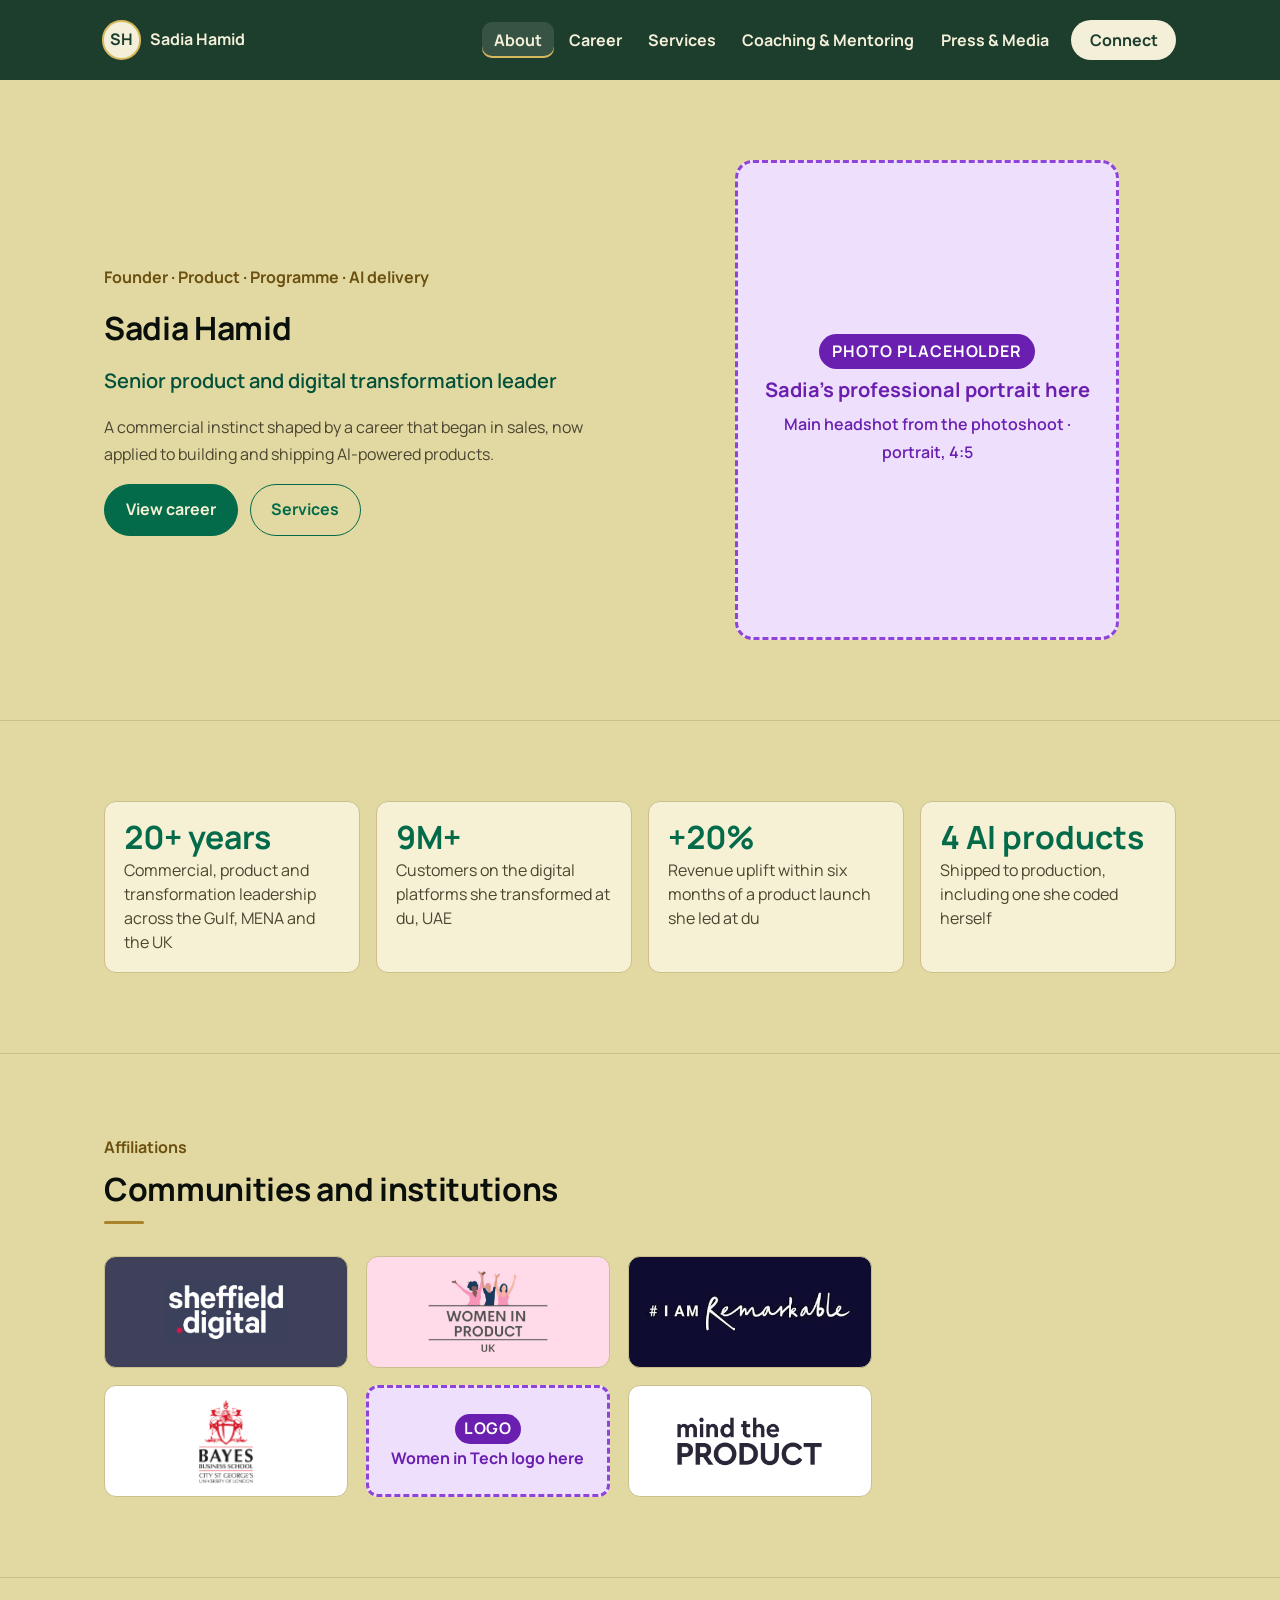
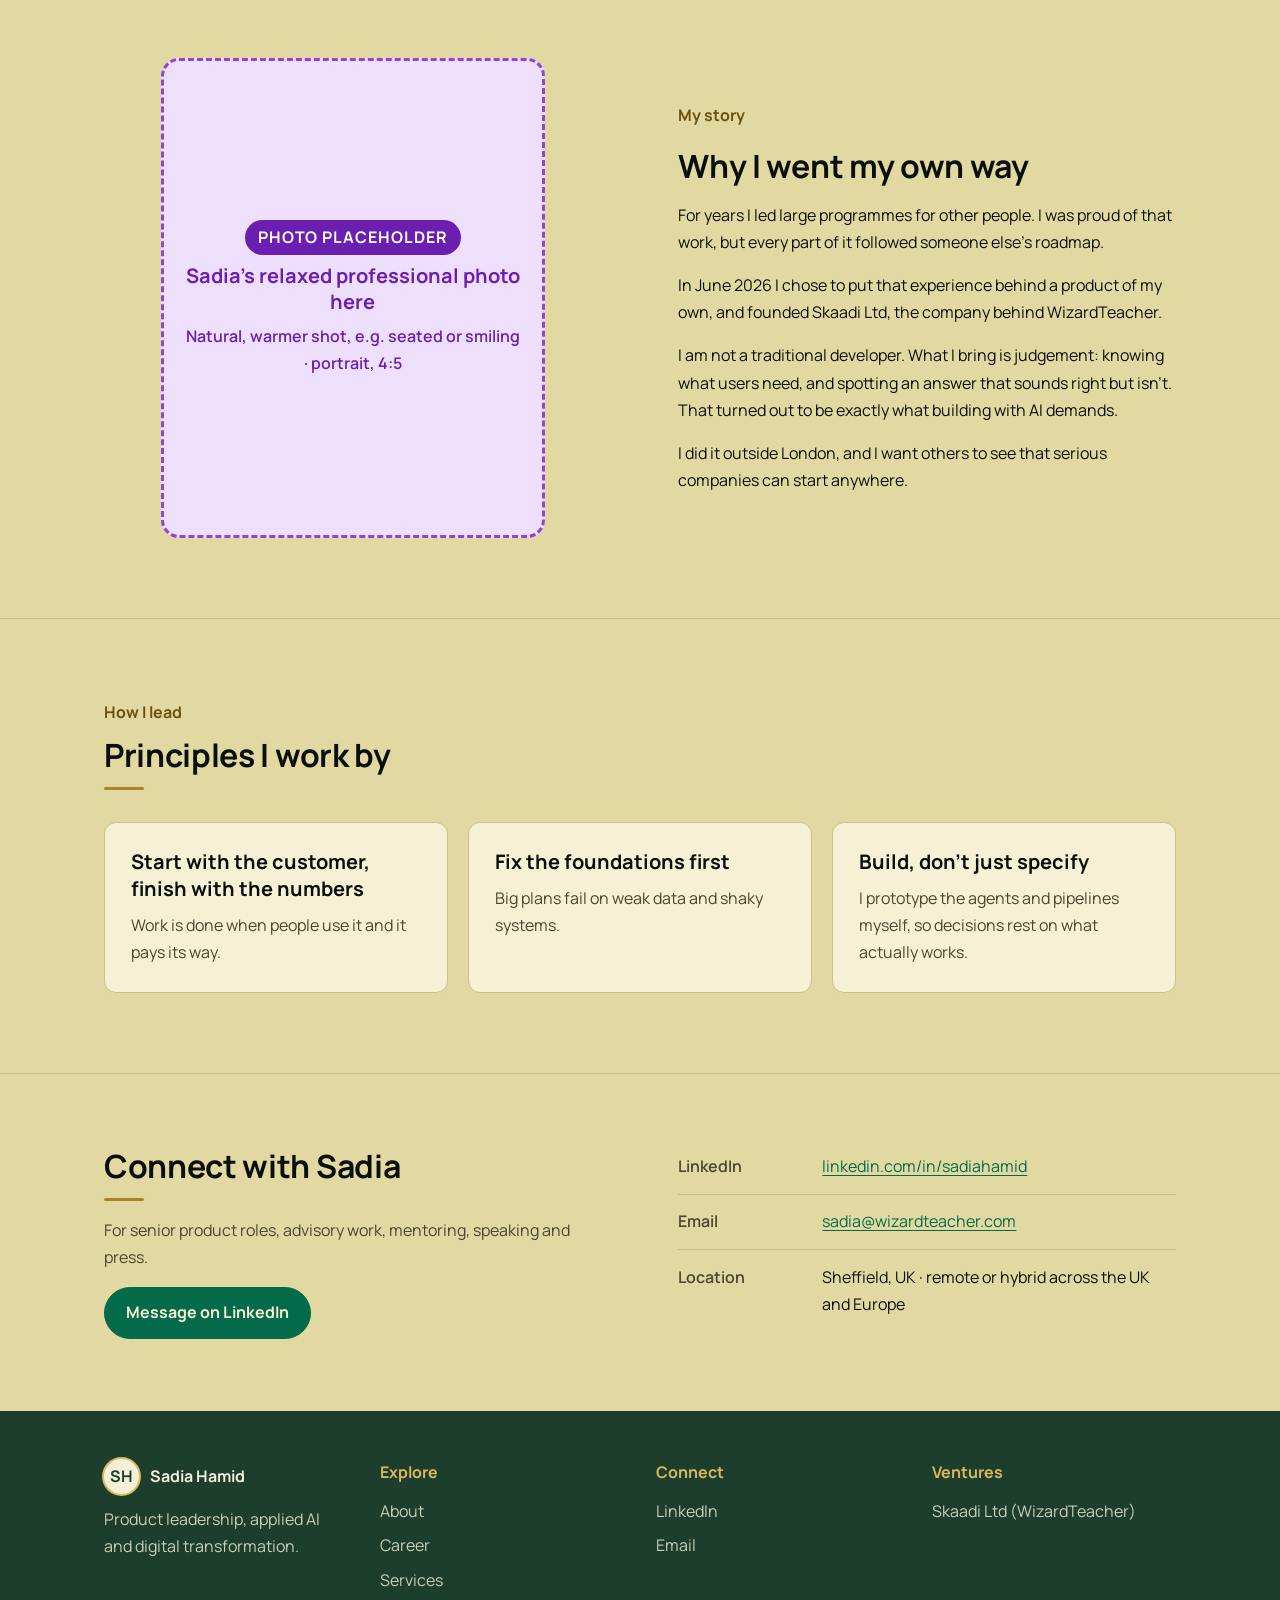
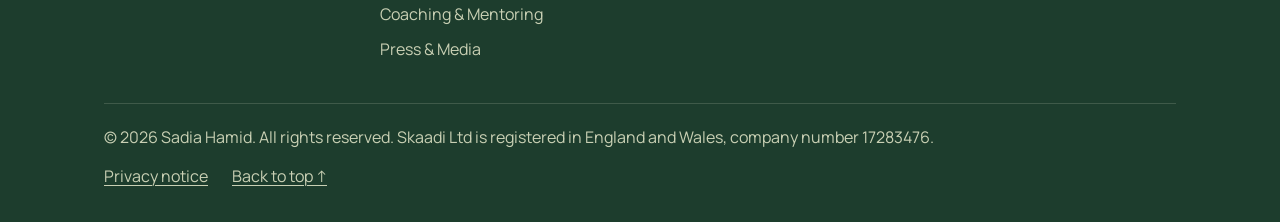
<file: index.html>
<!doctype html>
<html lang="en-GB">
<head>
<meta charset="utf-8">
<meta name="viewport" content="width=device-width, initial-scale=1, viewport-fit=cover">
<title>Sadia Hamid · Product & Digital Transformation Leader</title>
<meta name="description" content="Sadia Hamid is a senior product and digital transformation leader with over 20 years of experience, and the founder of Skaadi Ltd (WizardTeacher).">
<link rel="canonical" href="https://sadiahamid.com/">
<link rel="icon" href="/favicon.svg" type="image/svg+xml">
<meta name="theme-color" content="#1D3D2D">
<meta property="og:type" content="profile">
<meta property="og:url" content="https://sadiahamid.com/">
<meta property="og:title" content="Sadia Hamid · Product & Digital Transformation Leader">
<meta property="og:description" content="Sadia Hamid is a senior product and digital transformation leader with over 20 years of experience, and the founder of Skaadi Ltd (WizardTeacher).">
<meta property="og:image" content="https://sadiahamid.com/og.png">
<meta property="og:image:width" content="1200">
<meta property="og:image:height" content="630">
<meta property="og:locale" content="en_GB">
<meta name="twitter:card" content="summary_large_image">
<meta name="twitter:image" content="https://sadiahamid.com/og.png">
<link rel="preload" href="/fonts/manrope.woff2" as="font" type="font/woff2" crossorigin>
<link rel="stylesheet" href="/styles.css?v=21">
</head>
<body>
<a class="skip" href="#main">Skip to content</a>
<header class="site-head">
  <div class="wrap head-in">
    <a class="brand" href="/"><span class="mark">SH</span>Sadia Hamid</a>
    <button class="toggle" id="menu-toggle" type="button" aria-expanded="false" aria-controls="menu">Menu</button>
    <ul class="menu" id="menu">
      <li><a href="/" aria-current="page"><b>About</b><small>Who she is</small></a></li>
      <li><a href="/experience.html"><b>Career</b><small>Impact and scope</small></a></li>
      <li><a href="/services.html"><b>Services</b><small>For organisations</small></a></li>
      <li><a href="/coaching.html"><b>Coaching &amp; Mentoring</b><small>For individuals</small></a></li>
      <li><a href="/press.html"><b>Press &amp; Media</b><small>In print and on stage</small></a></li>
      <li class="cta"><a href="https://www.linkedin.com/in/sadiahamid/" target="_blank" rel="noopener noreferrer">Connect</a></li>
    </ul>
  </div>
</header>
<main id="main">
  <section class="hero">
    <div class="wrap hero-grid">
      <div class="stack">
        <p class="eyebrow">Founder · Product · Programme · AI delivery</p>
        <h1>Sadia Hamid</h1>
        <p class="role-line">Senior product and digital transformation leader</p>
        <p class="lede">A commercial instinct shaped by a career that began in sales, now applied to building and shipping AI-powered products.</p>
        <div class="btn-row">
          <a class="btn" href="/experience.html">View career</a>
          <a class="btn ghost" href="/services.html">Services</a>
        </div>
      </div>
      <div class="ph" style="aspect-ratio:4/5" role="img" aria-label="Photo coming soon"><span class="ph-tag">Photo placeholder</span><b>Sadia’s professional portrait here</b><span>Main headshot from the photoshoot · portrait, 4:5</span></div>
    </div>
  </section>

  <section class="section">
    <div class="wrap">
      <div class="figs n4">
        <div class="fig"><b>20+ years</b><span>Commercial, product and transformation leadership across the Gulf, MENA and the UK</span></div>
        <div class="fig"><b>9M+</b><span>Customers on the digital platforms she transformed at du, UAE</span></div>
        <div class="fig"><b>+20%</b><span>Revenue uplift within six months of a product launch she led at du</span></div>
        <div class="fig"><b>4 AI products</b><span>Shipped to production, including one she coded herself</span></div>
      </div>
    </div>
  </section>

  <section class="section">
    <div class="wrap">
      <div class="section-head"><p class="eyebrow">Affiliations</p><h2>Communities and institutions</h2></div>
      <div class="logos">
        <div class="logo-tile" style="background:#3F415A"><img class="lw-wide" src="/logos/sheffield-digital.png" alt="Sheffield Digital" loading="lazy"></div>
        <div class="logo-tile" style="background:#FFDBE9"><img class="lw-tall" src="/logos/women-in-product-uk.png" alt="Women in Product UK" loading="lazy"></div>
        <div class="logo-tile" style="background:#0E0C31"><img class="lw-script" src="/logos/i-am-remarkable.png" alt="I Am Remarkable" loading="lazy"></div>
        <div class="logo-tile" style="background:#FFFFFF"><img class="lw-tall" src="/logos/bayes.png" alt="Bayes Business School" loading="lazy"></div>
        <div class="logo-ph"><span class="ph-tag">Logo</span><b>Women in Tech logo here</b></div>
        <div class="logo-tile" style="background:#FFFFFF"><img class="lw-wide" src="/logos/mind-the-product.png" alt="Mind the Product" loading="lazy"></div>
      </div>
    </div>
  </section>

  <section class="section tint">
    <div class="wrap split">
      <div class="media"><div class="ph" style="aspect-ratio:4/5" role="img" aria-label="Photo coming soon"><span class="ph-tag">Photo placeholder</span><b>Sadia’s relaxed professional photo here</b><span>Natural, warmer shot, e.g. seated or smiling · portrait, 4:5</span></div></div>
      <div class="prose">
        <p class="eyebrow">My story</p>
        <h2>Why I went my own way</h2>
        <p>For years I led large programmes for other people. I was proud of that work, but every part of it followed someone else’s roadmap.</p>
        <p>In June 2026 I chose to put that experience behind a product of my own, and founded Skaadi Ltd, the company behind WizardTeacher.</p>
        <p>I am not a traditional developer. What I bring is judgement: knowing what users need, and spotting an answer that sounds right but isn’t. That turned out to be exactly what building with AI demands.</p>
        <p>I did it outside London, and I want others to see that serious companies can start anywhere.</p>
      </div>
    </div>
  </section>

  <section class="section">
    <div class="wrap">
      <div class="section-head"><p class="eyebrow">How I lead</p><h2>Principles I work by</h2></div>
      <div class="cards c3">
        <div class="card"><h3>Start with the customer, finish with the numbers</h3><p>Work is done when people use it and it pays its way.</p></div>
        <div class="card"><h3>Fix the foundations first</h3><p>Big plans fail on weak data and shaky systems.</p></div>
        <div class="card"><h3>Build, don’t just specify</h3><p>I prototype the agents and pipelines myself, so decisions rest on what actually works.</p></div>
      </div>
    </div>
  </section>

  <section class="connect" id="connect">
    <div class="wrap connect-grid">
      <div class="stack">
        <h2>Connect with Sadia</h2>
        <p class="lede">For senior product roles, advisory work, mentoring, speaking and press.</p>
        <div class="btn-row"><a class="btn" href="https://www.linkedin.com/in/sadiahamid/" target="_blank" rel="noopener noreferrer">Message on LinkedIn</a></div>
      </div>
      <ul class="connect-list">
        <li><span class="k">LinkedIn</span><span class="v"><a href="https://www.linkedin.com/in/sadiahamid/" target="_blank" rel="noopener noreferrer">linkedin.com/in/sadiahamid</a></span></li>
        <li><span class="k">Email</span><span class="v"><a href="mailto:sadia@wizardteacher.com">sadia@wizardteacher.com</a></span></li>
        <li><span class="k">Location</span><span class="v">Sheffield, UK · remote or hybrid across the UK and Europe</span></li>
      </ul>
    </div>
  </section>
</main>
<footer class="site-foot">
  <div class="wrap">
    <div class="foot-grid">
      <div class="foot-brand">
        <a class="brand" href="/"><span class="mark">SH</span>Sadia Hamid</a>
        <p>Product leadership, applied AI and digital transformation.</p>
      </div>
      <div>
        <h4>Explore</h4>
        <ul>
          <li><a href="/">About</a></li>
          <li><a href="/experience.html">Career</a></li>
          <li><a href="/services.html">Services</a></li>
          <li><a href="/coaching.html">Coaching &amp; Mentoring</a></li>
          <li><a href="/press.html">Press &amp; Media</a></li>
        </ul>
      </div>
      <div>
        <h4>Connect</h4>
        <ul>
          <li><a href="https://www.linkedin.com/in/sadiahamid/" target="_blank" rel="noopener noreferrer">LinkedIn</a></li>
          <li><a href="mailto:sadia@wizardteacher.com">Email</a></li>
        </ul>
      </div>
      <div>
        <h4>Ventures</h4>
        <ul>
          <li><a href="https://wizardteacher.com" target="_blank" rel="noopener noreferrer">Skaadi Ltd (WizardTeacher)</a></li>
        </ul>
      </div>
    </div>
    <div class="foot-base">
      <span>© 2026 Sadia Hamid. All rights reserved. Skaadi Ltd is registered in England and Wales, company number 17283476.</span>
      <span class="foot-links"><a href="/privacy.html">Privacy notice</a><a href="#main">Back to top ↑</a></span>
    </div>
  </div>
</footer>
<script>
(function(){
  var t=document.getElementById('menu-toggle'),m=document.getElementById('menu');
  if(t&&m){t.addEventListener('click',function(){var o=m.classList.toggle('open');t.setAttribute('aria-expanded',o?'true':'false');t.textContent=o?'Close':'Menu';});}
  document.querySelectorAll('[data-copy]').forEach(function(b){
    b.addEventListener('click',function(){
      var el=document.getElementById(b.getAttribute('data-copy'));var txt=el.innerText.trim();
      function ok(){b.textContent='Copied';setTimeout(function(){b.textContent='Copy'},1600)}
      function sel(){var r=document.createRange();r.selectNodeContents(el);var s=getSelection();s.removeAllRanges();s.addRange(r);}
      if(navigator.clipboard){navigator.clipboard.writeText(txt).then(ok,sel)}else{sel()}
    });
  });
})();
</script>
</body>
</html>
</file>
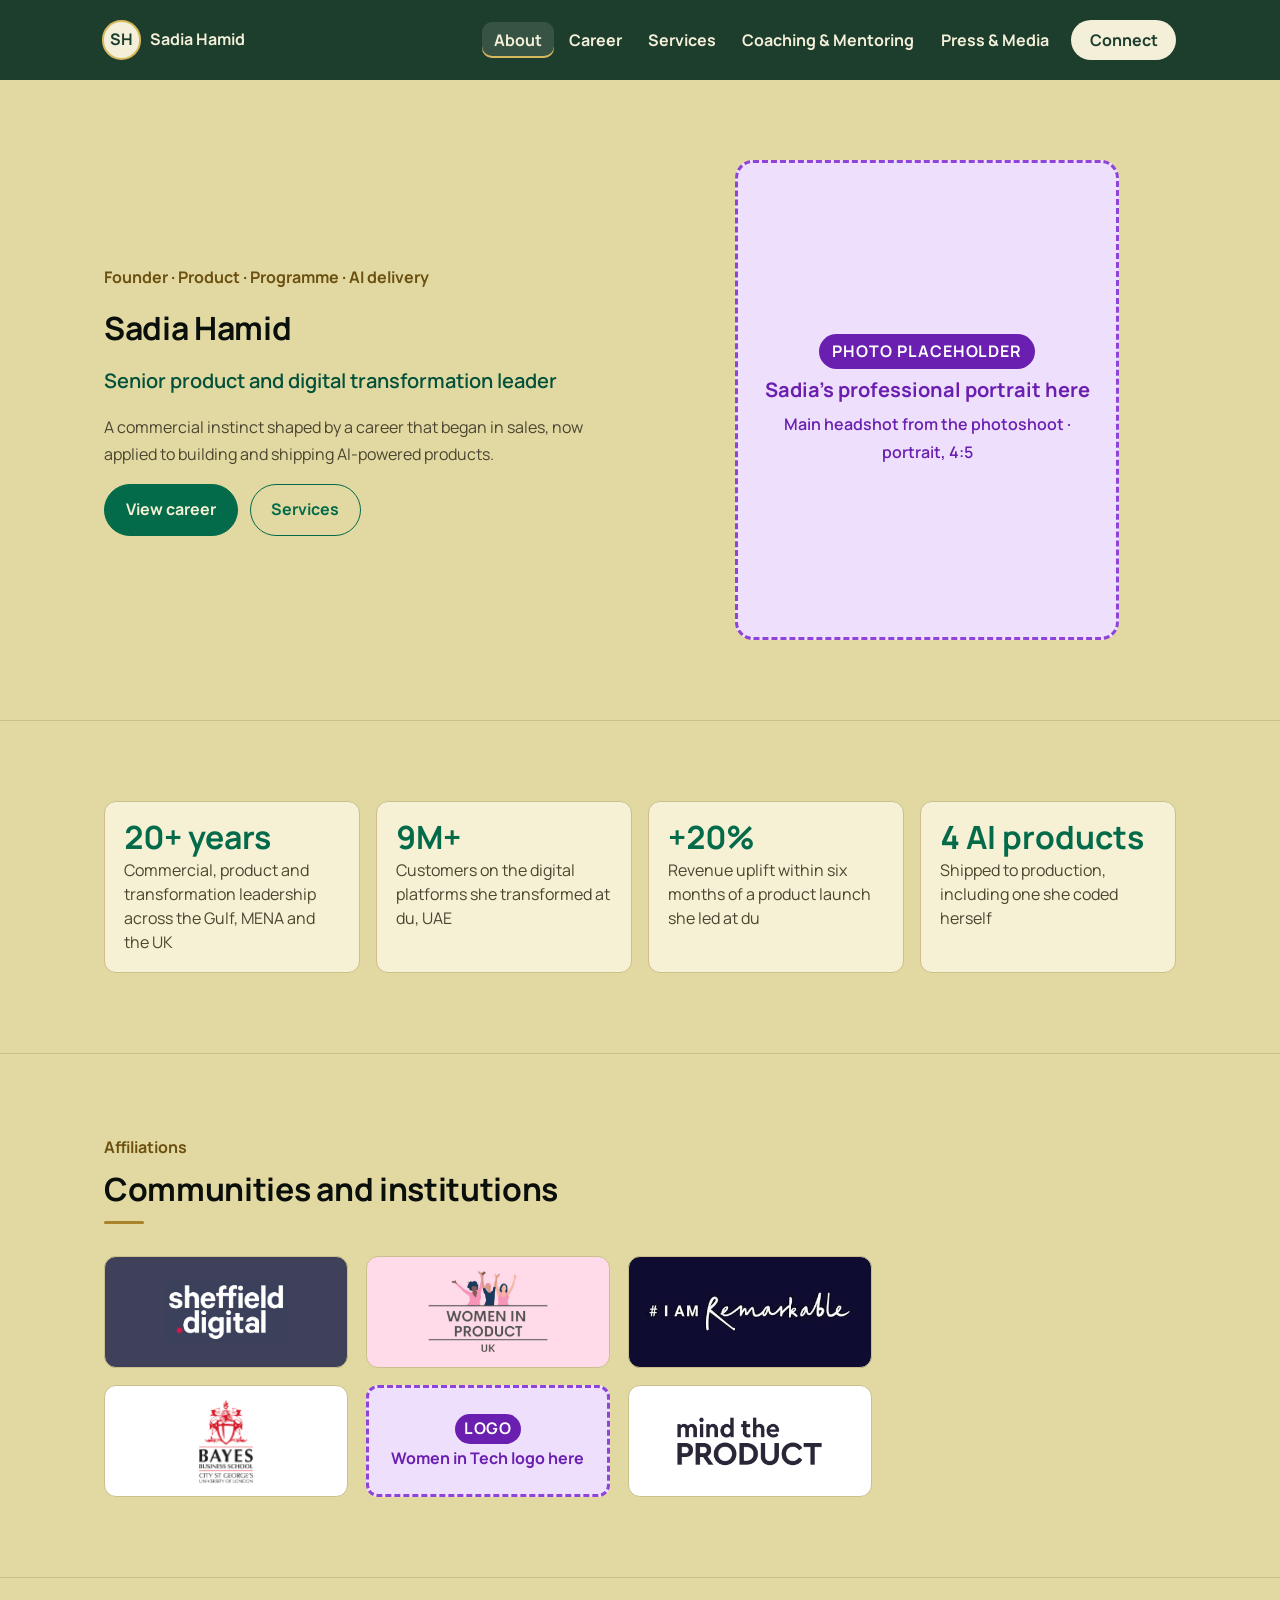
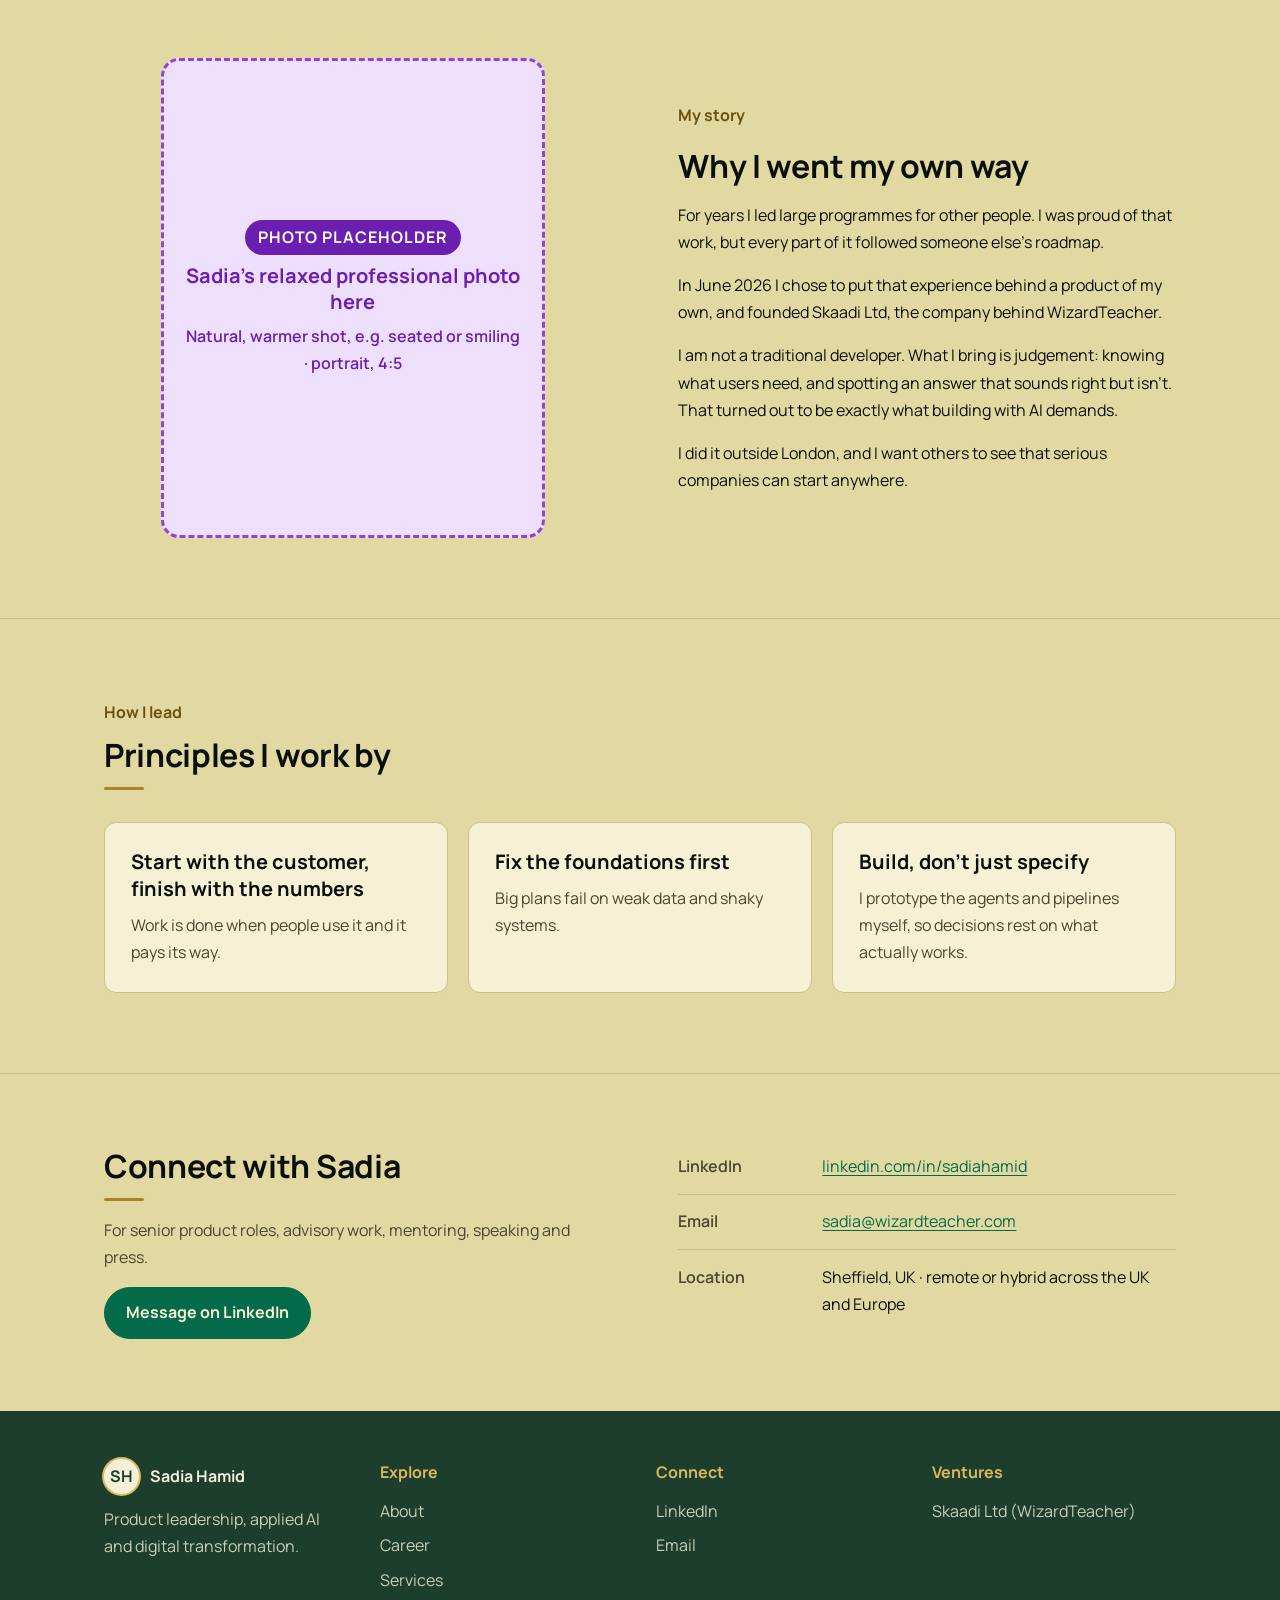
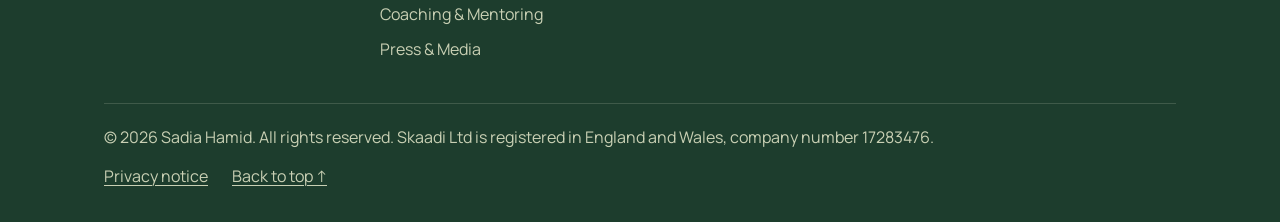
<file: about.html>
<!doctype html><html lang="en-GB"><head><meta charset="utf-8"><title>Sadia Hamid</title><link rel="canonical" href="https://sadiahamid.com/"><meta http-equiv="refresh" content="0; url=/"></head><body><a href="/">Continue to sadiahamid.com</a></body></html>
</file>
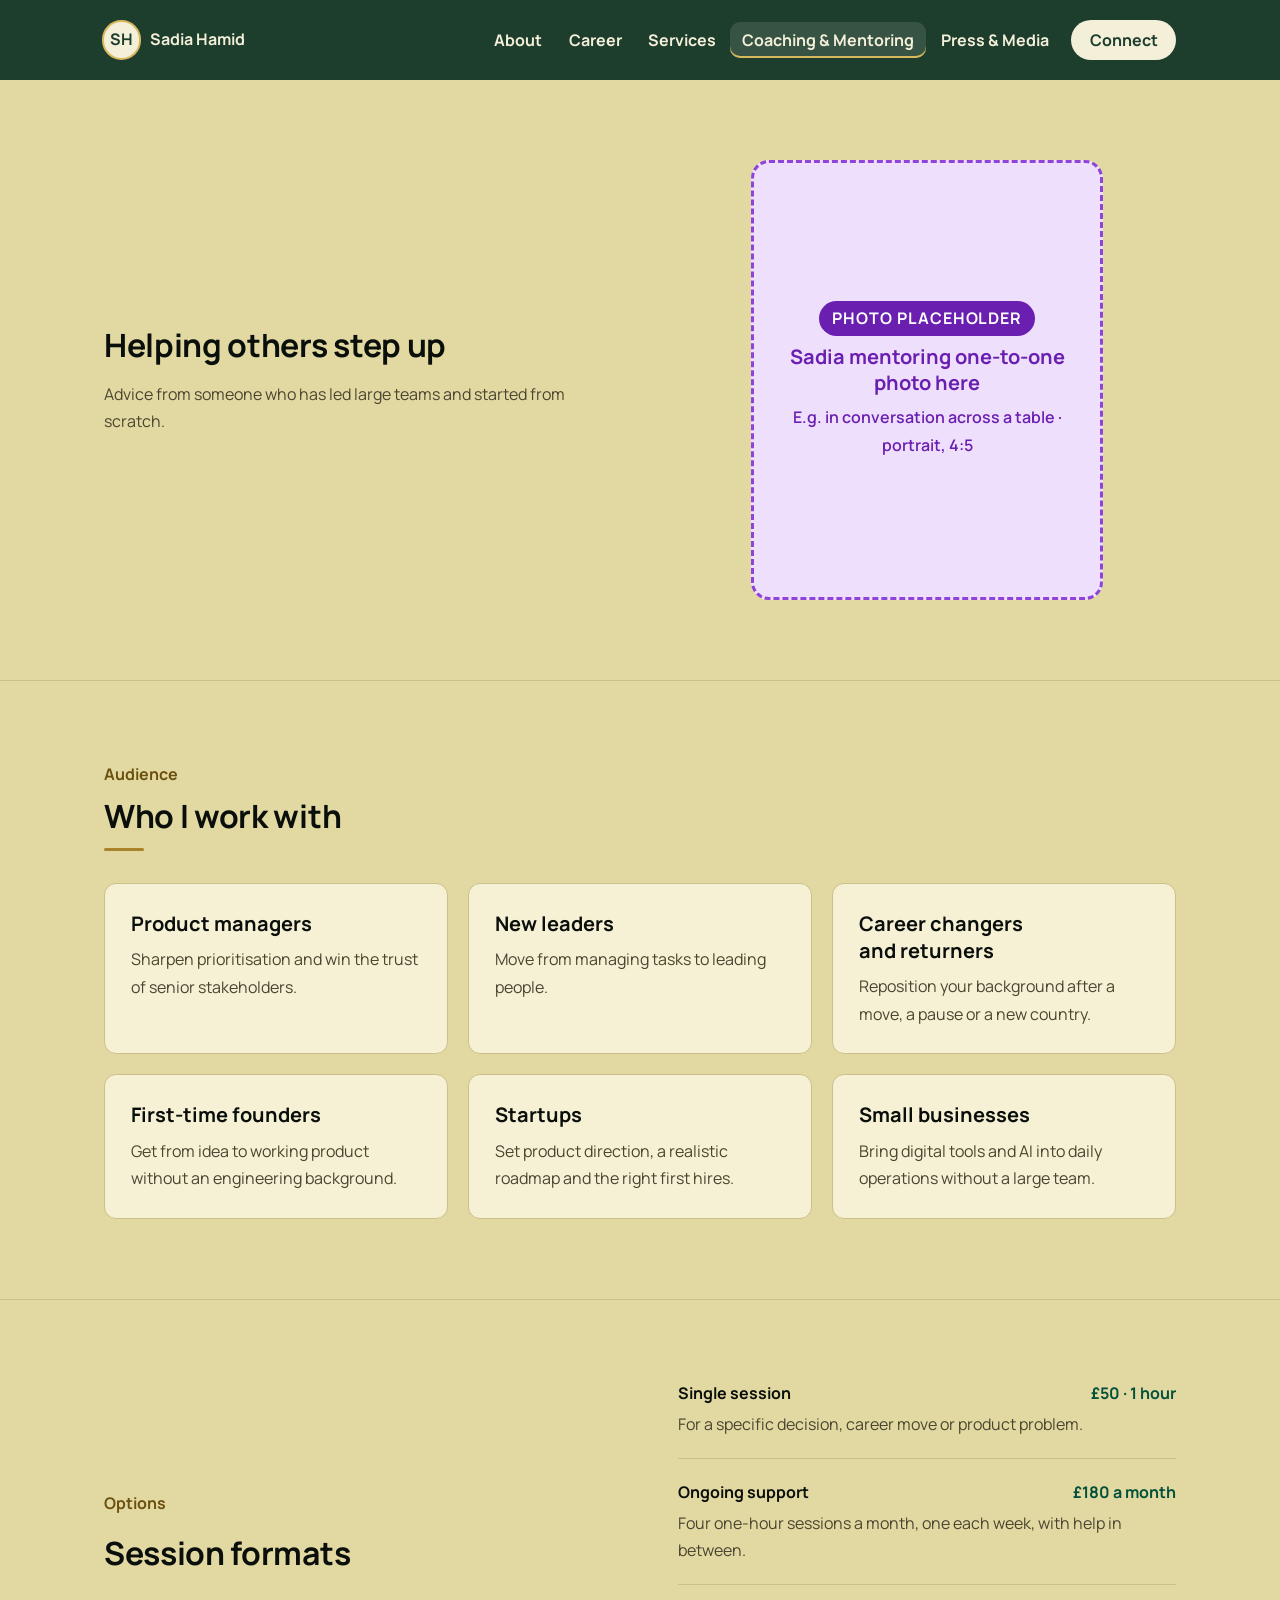
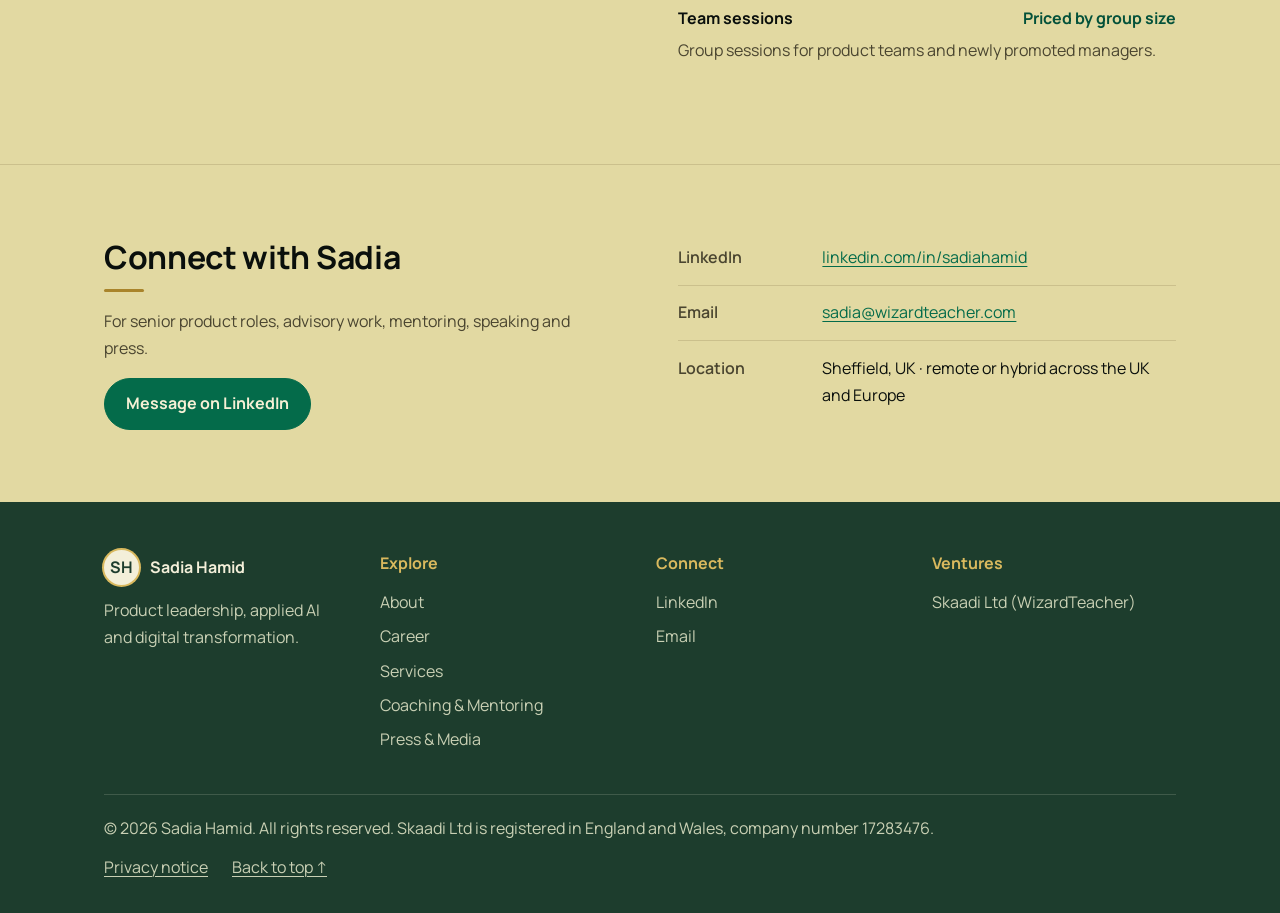
<file: coaching.html>
<!doctype html>
<html lang="en-GB">
<head>
<meta charset="utf-8">
<meta name="viewport" content="width=device-width, initial-scale=1, viewport-fit=cover">
<title>Coaching & Mentoring · Sadia Hamid</title>
<meta name="description" content="Mentoring from Sadia Hamid for product managers, new leaders, career changers, founders, startups and small businesses.">
<link rel="canonical" href="https://sadiahamid.com/coaching.html">
<link rel="icon" href="/favicon.svg" type="image/svg+xml">
<meta name="theme-color" content="#1D3D2D">
<meta property="og:type" content="profile">
<meta property="og:url" content="https://sadiahamid.com/coaching.html">
<meta property="og:title" content="Coaching & Mentoring · Sadia Hamid">
<meta property="og:description" content="Mentoring from Sadia Hamid for product managers, new leaders, career changers, founders, startups and small businesses.">
<meta property="og:image" content="https://sadiahamid.com/og.png">
<meta property="og:image:width" content="1200">
<meta property="og:image:height" content="630">
<meta property="og:locale" content="en_GB">
<meta name="twitter:card" content="summary_large_image">
<meta name="twitter:image" content="https://sadiahamid.com/og.png">
<link rel="preload" href="/fonts/manrope.woff2" as="font" type="font/woff2" crossorigin>
<link rel="stylesheet" href="/styles.css?v=21">
</head>
<body>
<a class="skip" href="#main">Skip to content</a>
<header class="site-head">
  <div class="wrap head-in">
    <a class="brand" href="/"><span class="mark">SH</span>Sadia Hamid</a>
    <button class="toggle" id="menu-toggle" type="button" aria-expanded="false" aria-controls="menu">Menu</button>
    <ul class="menu" id="menu">
      <li><a href="/"><b>About</b><small>Who she is</small></a></li>
      <li><a href="/experience.html"><b>Career</b><small>Impact and scope</small></a></li>
      <li><a href="/services.html"><b>Services</b><small>For organisations</small></a></li>
      <li><a href="/coaching.html" aria-current="page"><b>Coaching &amp; Mentoring</b><small>For individuals</small></a></li>
      <li><a href="/press.html"><b>Press &amp; Media</b><small>In print and on stage</small></a></li>
      <li class="cta"><a href="https://www.linkedin.com/in/sadiahamid/" target="_blank" rel="noopener noreferrer">Connect</a></li>
    </ul>
  </div>
</header>
<main id="main">
  <section class="page-hero">
    <div class="wrap hero-grid">
      <div class="stack">
        <h1>Helping others step up</h1>
        <p class="lede">Advice from someone who has led large teams and started from scratch.</p>
      </div>
      <div class="hero-photo"><div class="ph" style="aspect-ratio:4/5" role="img" aria-label="Photo coming soon"><span class="ph-tag">Photo placeholder</span><b>Sadia mentoring one-to-one photo here</b><span>E.g. in conversation across a table · portrait, 4:5</span></div></div>
    </div>
  </section>
  <section class="section">
    <div class="wrap">
      <div class="section-head"><p class="eyebrow">Audience</p><h2>Who I work with</h2></div>
      <div class="cards c3">
        <div class="card"><h3>Product managers</h3><p>Sharpen prioritisation and win the trust of senior stakeholders.</p></div>
        <div class="card"><h3>New leaders</h3><p>Move from managing tasks to leading people.</p></div>
        <div class="card"><h3>Career changers and returners</h3><p>Reposition your background after a move, a pause or a new country.</p></div>
        <div class="card"><h3>First-time founders</h3><p>Get from idea to working product without an engineering background.</p></div>
        <div class="card"><h3>Startups</h3><p>Set product direction, a realistic roadmap and the right first hires.</p></div>
        <div class="card"><h3>Small businesses</h3><p>Bring digital tools and AI into daily operations without a large team.</p></div>
      </div>
    </div>
  </section>

  <section class="section tint">
    <div class="wrap split">
      <div class="stack"><p class="eyebrow">Options</p><h2>Session formats</h2></div>
      <div class="rows">
        <div><b>Single session</b><span class="price">£50 · 1 hour</span><p class="muted" style="grid-column:1/-1">For a specific decision, career move or product problem.</p></div>
        <div><b>Ongoing support</b><span class="price">£180 a month</span><p class="muted" style="grid-column:1/-1">Four one-hour sessions a month, one each week, with help in between.</p></div>
        <div><b>Team sessions</b><span class="price">Priced by group size</span><p class="muted" style="grid-column:1/-1">Group sessions for product teams and newly promoted managers.</p></div>
      </div>
    </div>
  </section>

  <section class="connect" id="connect">
    <div class="wrap connect-grid">
      <div class="stack">
        <h2>Connect with Sadia</h2>
        <p class="lede">For senior product roles, advisory work, mentoring, speaking and press.</p>
        <div class="btn-row"><a class="btn" href="https://www.linkedin.com/in/sadiahamid/" target="_blank" rel="noopener noreferrer">Message on LinkedIn</a></div>
      </div>
      <ul class="connect-list">
        <li><span class="k">LinkedIn</span><span class="v"><a href="https://www.linkedin.com/in/sadiahamid/" target="_blank" rel="noopener noreferrer">linkedin.com/in/sadiahamid</a></span></li>
        <li><span class="k">Email</span><span class="v"><a href="mailto:sadia@wizardteacher.com">sadia@wizardteacher.com</a></span></li>
        <li><span class="k">Location</span><span class="v">Sheffield, UK · remote or hybrid across the UK and Europe</span></li>
      </ul>
    </div>
  </section>
</main>
<footer class="site-foot">
  <div class="wrap">
    <div class="foot-grid">
      <div class="foot-brand">
        <a class="brand" href="/"><span class="mark">SH</span>Sadia Hamid</a>
        <p>Product leadership, applied AI and digital transformation.</p>
      </div>
      <div>
        <h4>Explore</h4>
        <ul>
          <li><a href="/">About</a></li>
          <li><a href="/experience.html">Career</a></li>
          <li><a href="/services.html">Services</a></li>
          <li><a href="/coaching.html">Coaching &amp; Mentoring</a></li>
          <li><a href="/press.html">Press &amp; Media</a></li>
        </ul>
      </div>
      <div>
        <h4>Connect</h4>
        <ul>
          <li><a href="https://www.linkedin.com/in/sadiahamid/" target="_blank" rel="noopener noreferrer">LinkedIn</a></li>
          <li><a href="mailto:sadia@wizardteacher.com">Email</a></li>
        </ul>
      </div>
      <div>
        <h4>Ventures</h4>
        <ul>
          <li><a href="https://wizardteacher.com" target="_blank" rel="noopener noreferrer">Skaadi Ltd (WizardTeacher)</a></li>
        </ul>
      </div>
    </div>
    <div class="foot-base">
      <span>© 2026 Sadia Hamid. All rights reserved. Skaadi Ltd is registered in England and Wales, company number 17283476.</span>
      <span class="foot-links"><a href="/privacy.html">Privacy notice</a><a href="#main">Back to top ↑</a></span>
    </div>
  </div>
</footer>
<script>
(function(){
  var t=document.getElementById('menu-toggle'),m=document.getElementById('menu');
  if(t&&m){t.addEventListener('click',function(){var o=m.classList.toggle('open');t.setAttribute('aria-expanded',o?'true':'false');t.textContent=o?'Close':'Menu';});}
  document.querySelectorAll('[data-copy]').forEach(function(b){
    b.addEventListener('click',function(){
      var el=document.getElementById(b.getAttribute('data-copy'));var txt=el.innerText.trim();
      function ok(){b.textContent='Copied';setTimeout(function(){b.textContent='Copy'},1600)}
      function sel(){var r=document.createRange();r.selectNodeContents(el);var s=getSelection();s.removeAllRanges();s.addRange(r);}
      if(navigator.clipboard){navigator.clipboard.writeText(txt).then(ok,sel)}else{sel()}
    });
  });
})();
</script>
</body>
</html>
</file>
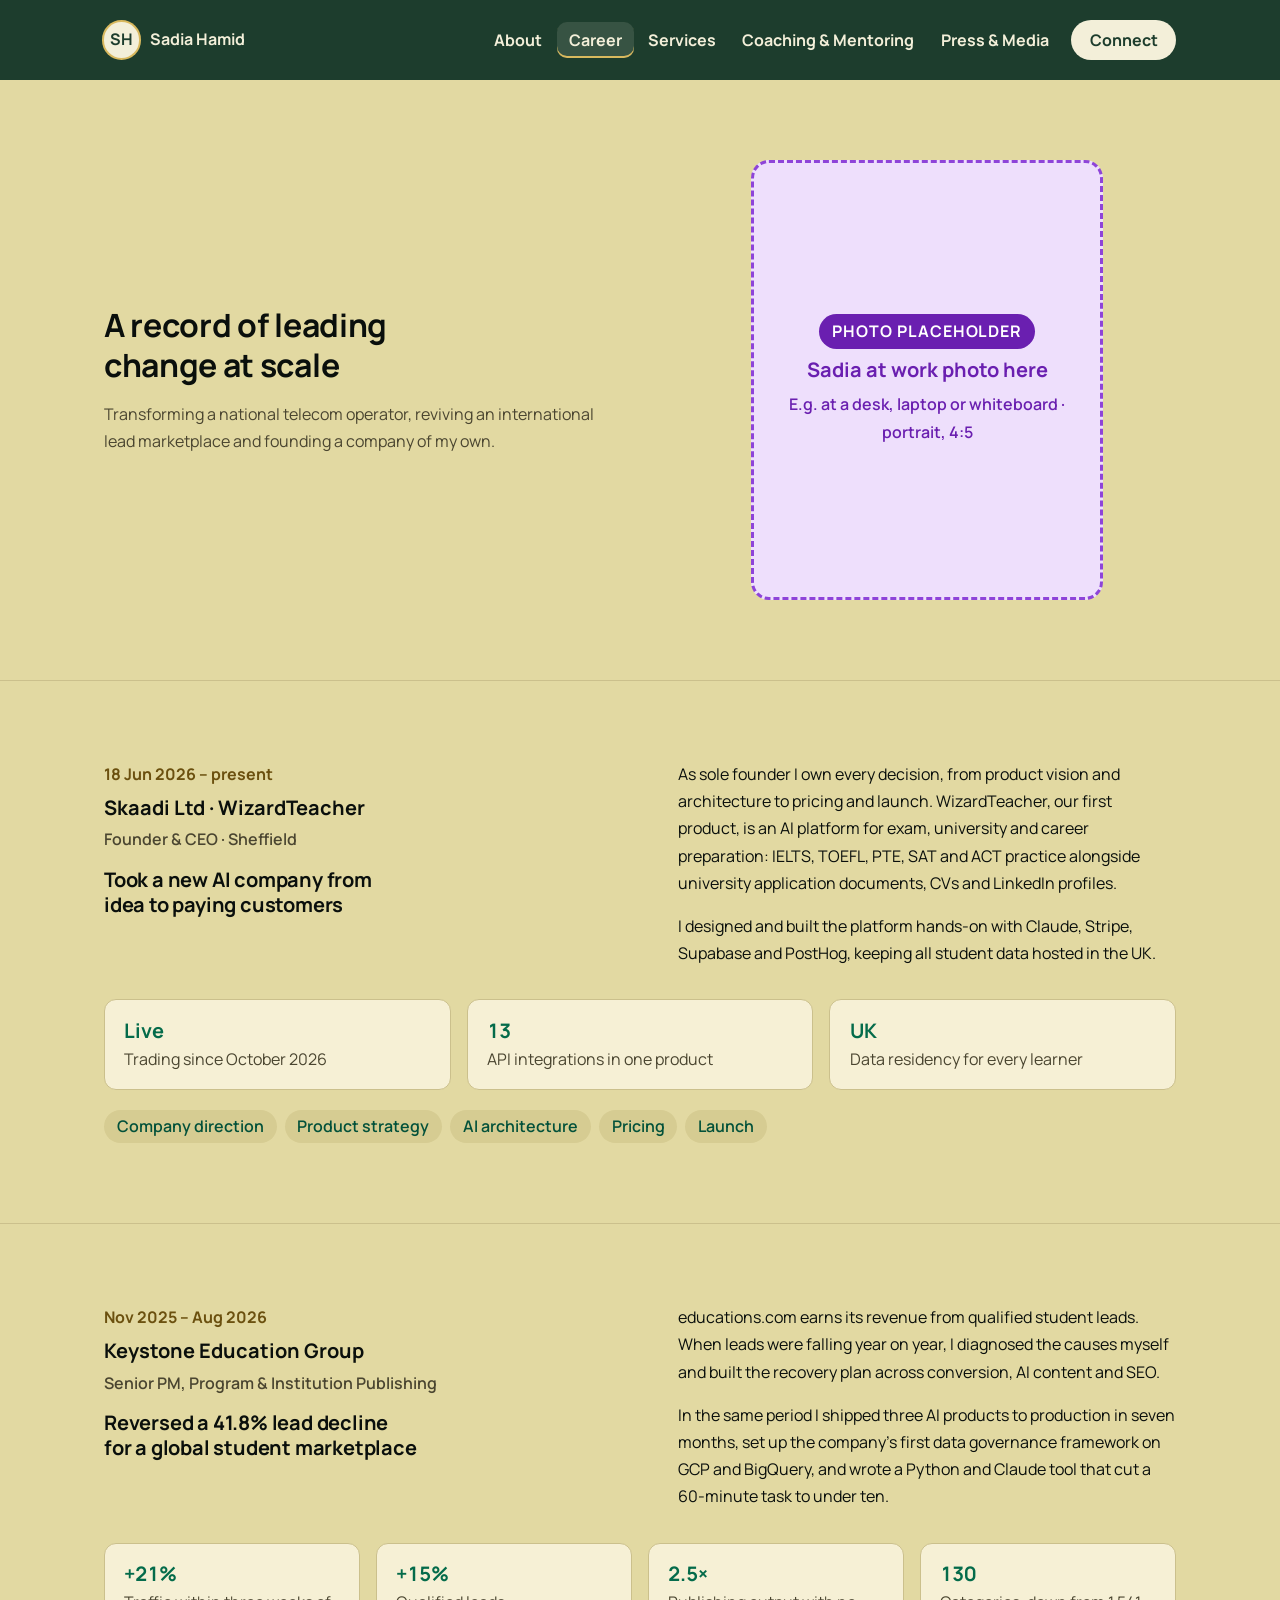
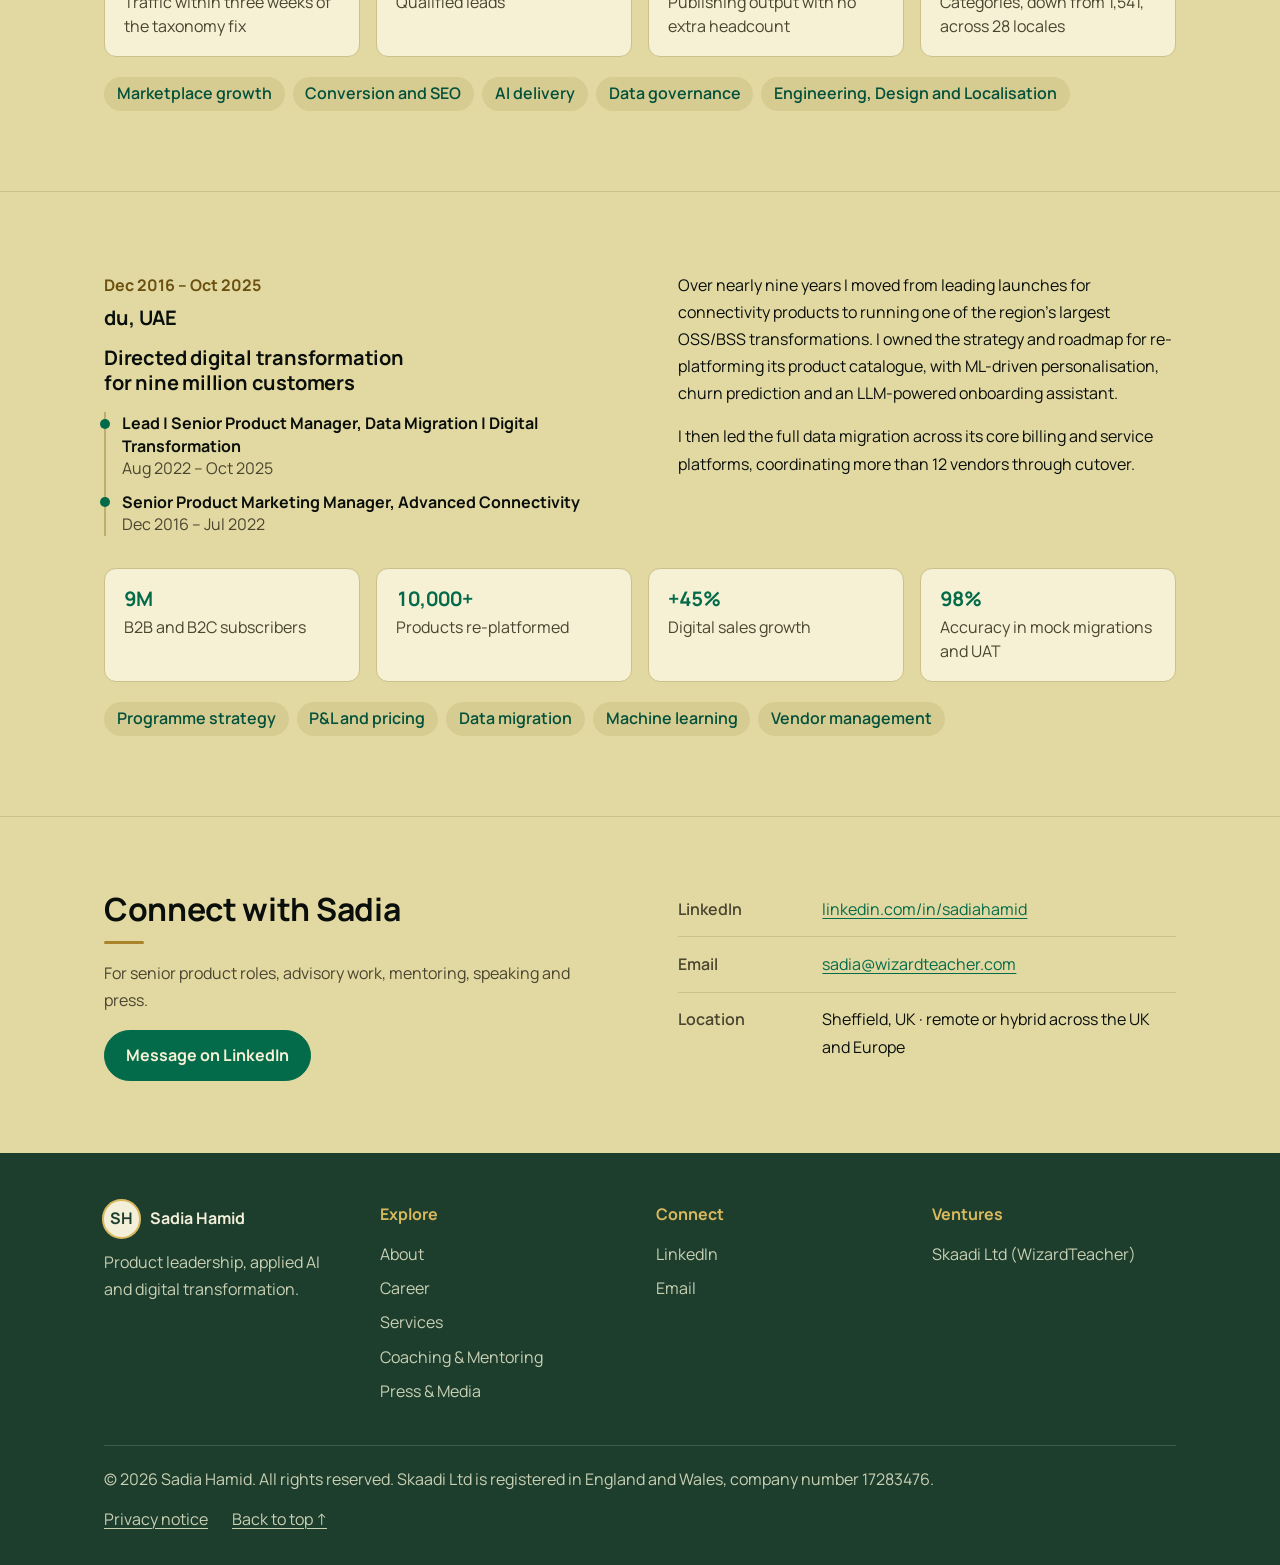
<file: experience.html>
<!doctype html>
<html lang="en-GB">
<head>
<meta charset="utf-8">
<meta name="viewport" content="width=device-width, initial-scale=1, viewport-fit=cover">
<title>Career · Sadia Hamid</title>
<meta name="description" content="Sadia Hamid's leadership record: founding Skaadi Ltd (WizardTeacher), growing educations.com at Keystone Education Group, and digital transformation for nine million customers at du.">
<link rel="canonical" href="https://sadiahamid.com/experience.html">
<link rel="icon" href="/favicon.svg" type="image/svg+xml">
<meta name="theme-color" content="#1D3D2D">
<meta property="og:type" content="profile">
<meta property="og:url" content="https://sadiahamid.com/experience.html">
<meta property="og:title" content="Career · Sadia Hamid">
<meta property="og:description" content="Sadia Hamid's leadership record: founding Skaadi Ltd (WizardTeacher), growing educations.com at Keystone Education Group, and digital transformation for nine million customers at du.">
<meta property="og:image" content="https://sadiahamid.com/og.png">
<meta property="og:image:width" content="1200">
<meta property="og:image:height" content="630">
<meta property="og:locale" content="en_GB">
<meta name="twitter:card" content="summary_large_image">
<meta name="twitter:image" content="https://sadiahamid.com/og.png">
<link rel="preload" href="/fonts/manrope.woff2" as="font" type="font/woff2" crossorigin>
<link rel="stylesheet" href="/styles.css?v=21">
</head>
<body>
<a class="skip" href="#main">Skip to content</a>
<header class="site-head">
  <div class="wrap head-in">
    <a class="brand" href="/"><span class="mark">SH</span>Sadia Hamid</a>
    <button class="toggle" id="menu-toggle" type="button" aria-expanded="false" aria-controls="menu">Menu</button>
    <ul class="menu" id="menu">
      <li><a href="/"><b>About</b><small>Who she is</small></a></li>
      <li><a href="/experience.html" aria-current="page"><b>Career</b><small>Impact and scope</small></a></li>
      <li><a href="/services.html"><b>Services</b><small>For organisations</small></a></li>
      <li><a href="/coaching.html"><b>Coaching &amp; Mentoring</b><small>For individuals</small></a></li>
      <li><a href="/press.html"><b>Press &amp; Media</b><small>In print and on stage</small></a></li>
      <li class="cta"><a href="https://www.linkedin.com/in/sadiahamid/" target="_blank" rel="noopener noreferrer">Connect</a></li>
    </ul>
  </div>
</header>
<main id="main">
  <section class="page-hero">
    <div class="wrap hero-grid">
      <div class="stack">
        <h1>A record of leading change at scale</h1>
        <p class="lede">Transforming a national telecom operator, reviving an international lead marketplace and founding a company of my own.</p>
      </div>
      <div class="hero-photo"><div class="ph" style="aspect-ratio:4/5" role="img" aria-label="Photo coming soon"><span class="ph-tag">Photo placeholder</span><b>Sadia at work photo here</b><span>E.g. at a desk, laptop or whiteboard · portrait, 4:5</span></div></div>
    </div>
  </section>
  <section class="chapter">
    <div class="wrap">
      <div class="chapter-grid">
        <div class="chapter-meta"><span class="era">18 Jun 2026 – present</span><span class="org">Skaadi Ltd · WizardTeacher</span><span class="title">Founder &amp; CEO · Sheffield</span><h2>Took a new AI company from idea to paying customers</h2></div>
        <div class="prose"><p>As sole founder I own every decision, from product vision and architecture to pricing and launch. WizardTeacher, our first product, is an AI platform for exam, university and career preparation: IELTS, TOEFL, PTE, SAT and ACT practice alongside university application documents, CVs and LinkedIn profiles.</p><p>I designed and built the platform hands-on with Claude, Stripe, Supabase and PostHog, keeping all student data hosted in the UK.</p></div>
      </div>
      <div class="figs" style="--n:3"><div class="fig"><b>Live</b><span>Trading since October 2026</span></div><div class="fig"><b>13</b><span>API integrations in one product</span></div><div class="fig"><b>UK</b><span>Data residency for every learner</span></div></div>
      <ul class="scope" aria-label="Leadership scope"><li>Company direction</li><li>Product strategy</li><li>AI architecture</li><li>Pricing</li><li>Launch</li></ul>
    </div>
  </section>
  <section class="chapter">
    <div class="wrap">
      <div class="chapter-grid">
        <div class="chapter-meta"><span class="era">Nov 2025 – Aug 2026</span><span class="org">Keystone Education Group</span><span class="title">Senior PM, Program &amp; Institution Publishing</span><h2>Reversed a 41.8% lead decline for a global student marketplace</h2></div>
        <div class="prose"><p>educations.com earns its revenue from qualified student leads. When leads were falling year on year, I diagnosed the causes myself and built the recovery plan across conversion, AI content and SEO.</p><p>In the same period I shipped three AI products to production in seven months, set up the company’s first data governance framework on GCP and BigQuery, and wrote a Python and Claude tool that cut a 60-minute task to under ten.</p></div>
      </div>
      <div class="figs" style="--n:4"><div class="fig"><b>+21%</b><span>Traffic within three weeks of the taxonomy fix</span></div><div class="fig"><b>+15%</b><span>Qualified leads</span></div><div class="fig"><b>2.5×</b><span>Publishing output with no extra headcount</span></div><div class="fig"><b>130</b><span>Categories, down from 1,541, across 28 locales</span></div></div>
      <ul class="scope" aria-label="Leadership scope"><li>Marketplace growth</li><li>Conversion and SEO</li><li>AI delivery</li><li>Data governance</li><li>Engineering, Design and Localisation</li></ul>
    </div>
  </section>
  <section class="chapter">
    <div class="wrap">
      <div class="chapter-grid">
        <div class="chapter-meta"><span class="era">Dec 2016 – Oct 2025</span><span class="org">du, UAE</span><h2>Directed digital transformation for nine million customers</h2><ol class="ladder"><li><b>Lead | Senior Product Manager, Data Migration | Digital Transformation</b><span>Aug 2022 – Oct 2025</span></li><li><b>Senior Product Marketing Manager, Advanced Connectivity</b><span>Dec 2016 – Jul 2022</span></li></ol></div>
        <div class="prose"><p>Over nearly nine years I moved from leading launches for connectivity products to running one of the region’s largest OSS/BSS transformations. I owned the strategy and roadmap for re-platforming its product catalogue, with ML-driven personalisation, churn prediction and an LLM-powered onboarding assistant.</p><p>I then led the full data migration across its core billing and service platforms, coordinating more than 12 vendors through cutover.</p></div>
      </div>
      <div class="figs" style="--n:4"><div class="fig"><b>9M</b><span>B2B and B2C subscribers</span></div><div class="fig"><b>10,000+</b><span>Products re-platformed</span></div><div class="fig"><b>+45%</b><span>Digital sales growth</span></div><div class="fig"><b>98%</b><span>Accuracy in mock migrations and UAT</span></div></div>
      <ul class="scope" aria-label="Leadership scope"><li>Programme strategy</li><li>P&amp;L and pricing</li><li>Data migration</li><li>Machine learning</li><li>Vendor management</li></ul>
    </div>
  </section>
  <section class="connect" id="connect">
    <div class="wrap connect-grid">
      <div class="stack">
        <h2>Connect with Sadia</h2>
        <p class="lede">For senior product roles, advisory work, mentoring, speaking and press.</p>
        <div class="btn-row"><a class="btn" href="https://www.linkedin.com/in/sadiahamid/" target="_blank" rel="noopener noreferrer">Message on LinkedIn</a></div>
      </div>
      <ul class="connect-list">
        <li><span class="k">LinkedIn</span><span class="v"><a href="https://www.linkedin.com/in/sadiahamid/" target="_blank" rel="noopener noreferrer">linkedin.com/in/sadiahamid</a></span></li>
        <li><span class="k">Email</span><span class="v"><a href="mailto:sadia@wizardteacher.com">sadia@wizardteacher.com</a></span></li>
        <li><span class="k">Location</span><span class="v">Sheffield, UK · remote or hybrid across the UK and Europe</span></li>
      </ul>
    </div>
  </section>
</main>
<footer class="site-foot">
  <div class="wrap">
    <div class="foot-grid">
      <div class="foot-brand">
        <a class="brand" href="/"><span class="mark">SH</span>Sadia Hamid</a>
        <p>Product leadership, applied AI and digital transformation.</p>
      </div>
      <div>
        <h4>Explore</h4>
        <ul>
          <li><a href="/">About</a></li>
          <li><a href="/experience.html">Career</a></li>
          <li><a href="/services.html">Services</a></li>
          <li><a href="/coaching.html">Coaching &amp; Mentoring</a></li>
          <li><a href="/press.html">Press &amp; Media</a></li>
        </ul>
      </div>
      <div>
        <h4>Connect</h4>
        <ul>
          <li><a href="https://www.linkedin.com/in/sadiahamid/" target="_blank" rel="noopener noreferrer">LinkedIn</a></li>
          <li><a href="mailto:sadia@wizardteacher.com">Email</a></li>
        </ul>
      </div>
      <div>
        <h4>Ventures</h4>
        <ul>
          <li><a href="https://wizardteacher.com" target="_blank" rel="noopener noreferrer">Skaadi Ltd (WizardTeacher)</a></li>
        </ul>
      </div>
    </div>
    <div class="foot-base">
      <span>© 2026 Sadia Hamid. All rights reserved. Skaadi Ltd is registered in England and Wales, company number 17283476.</span>
      <span class="foot-links"><a href="/privacy.html">Privacy notice</a><a href="#main">Back to top ↑</a></span>
    </div>
  </div>
</footer>
<script>
(function(){
  var t=document.getElementById('menu-toggle'),m=document.getElementById('menu');
  if(t&&m){t.addEventListener('click',function(){var o=m.classList.toggle('open');t.setAttribute('aria-expanded',o?'true':'false');t.textContent=o?'Close':'Menu';});}
  document.querySelectorAll('[data-copy]').forEach(function(b){
    b.addEventListener('click',function(){
      var el=document.getElementById(b.getAttribute('data-copy'));var txt=el.innerText.trim();
      function ok(){b.textContent='Copied';setTimeout(function(){b.textContent='Copy'},1600)}
      function sel(){var r=document.createRange();r.selectNodeContents(el);var s=getSelection();s.removeAllRanges();s.addRange(r);}
      if(navigator.clipboard){navigator.clipboard.writeText(txt).then(ok,sel)}else{sel()}
    });
  });
})();
</script>
</body>
</html>
</file>
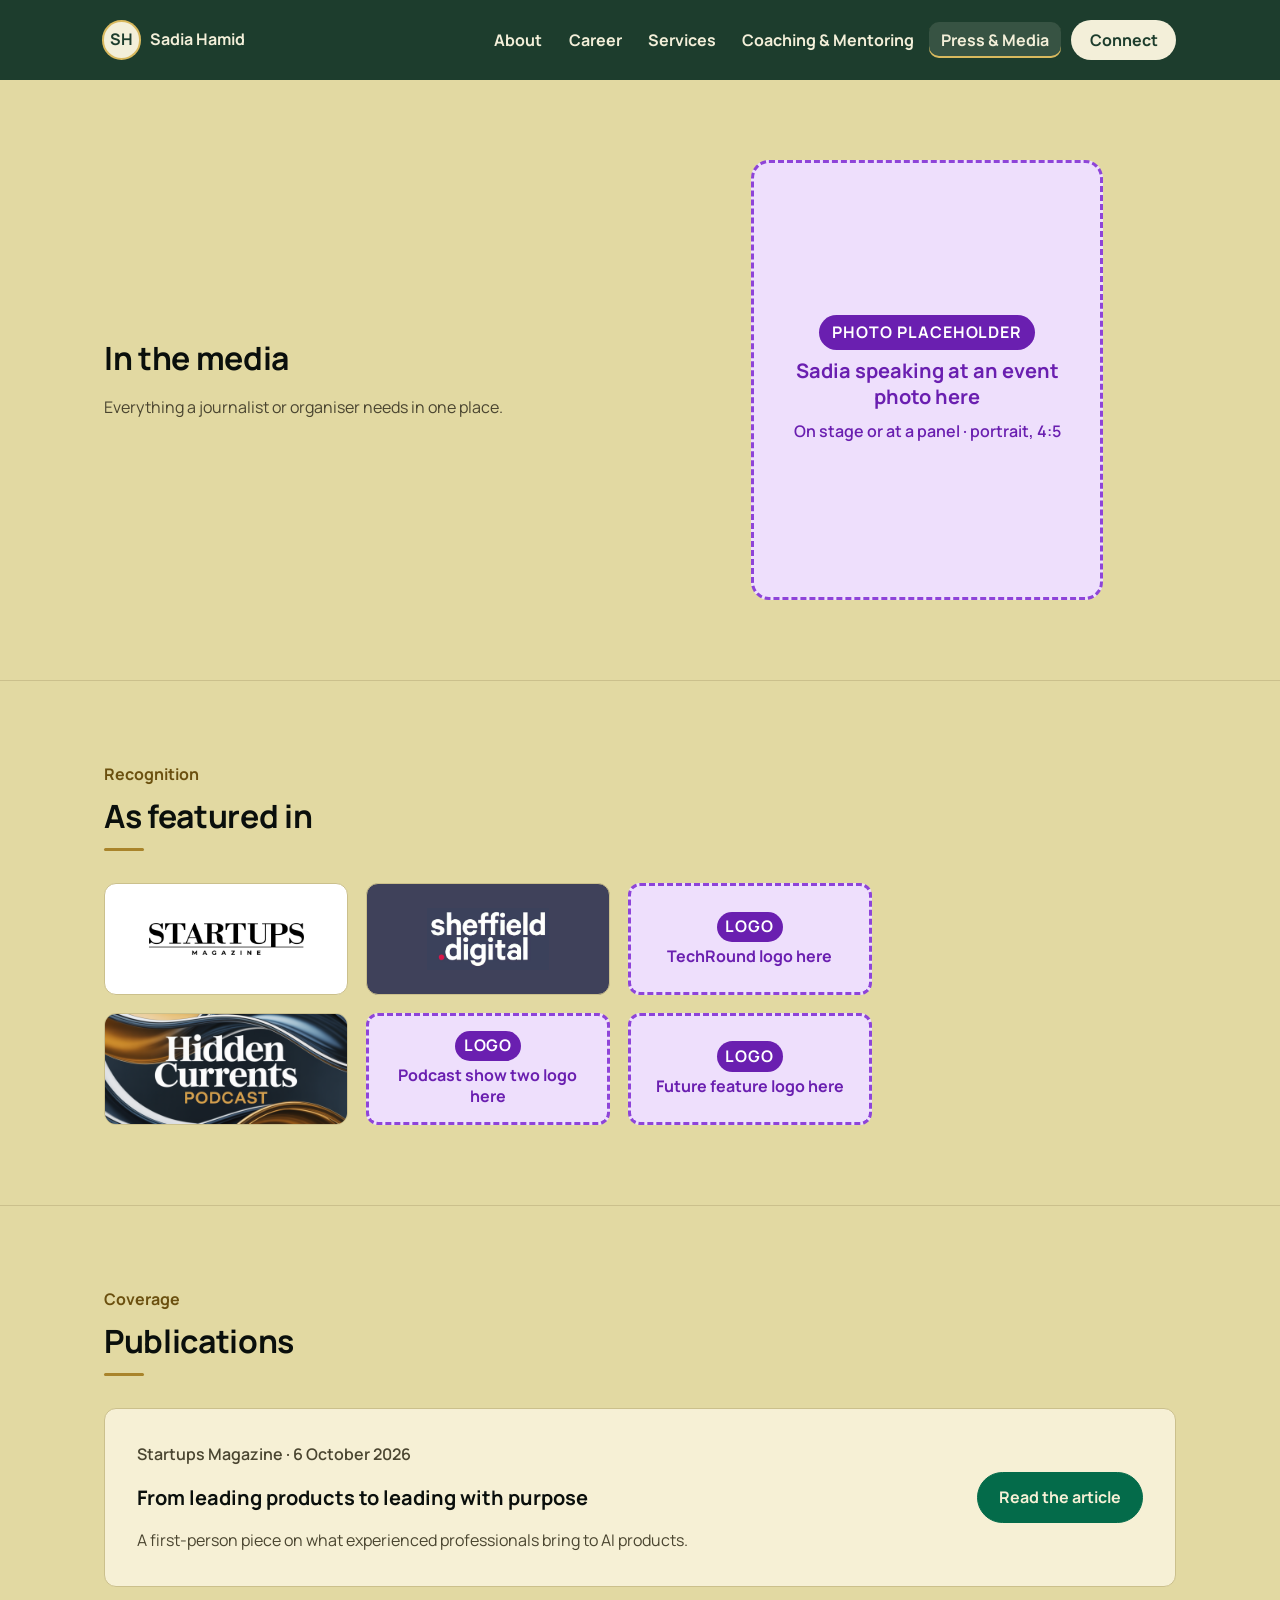
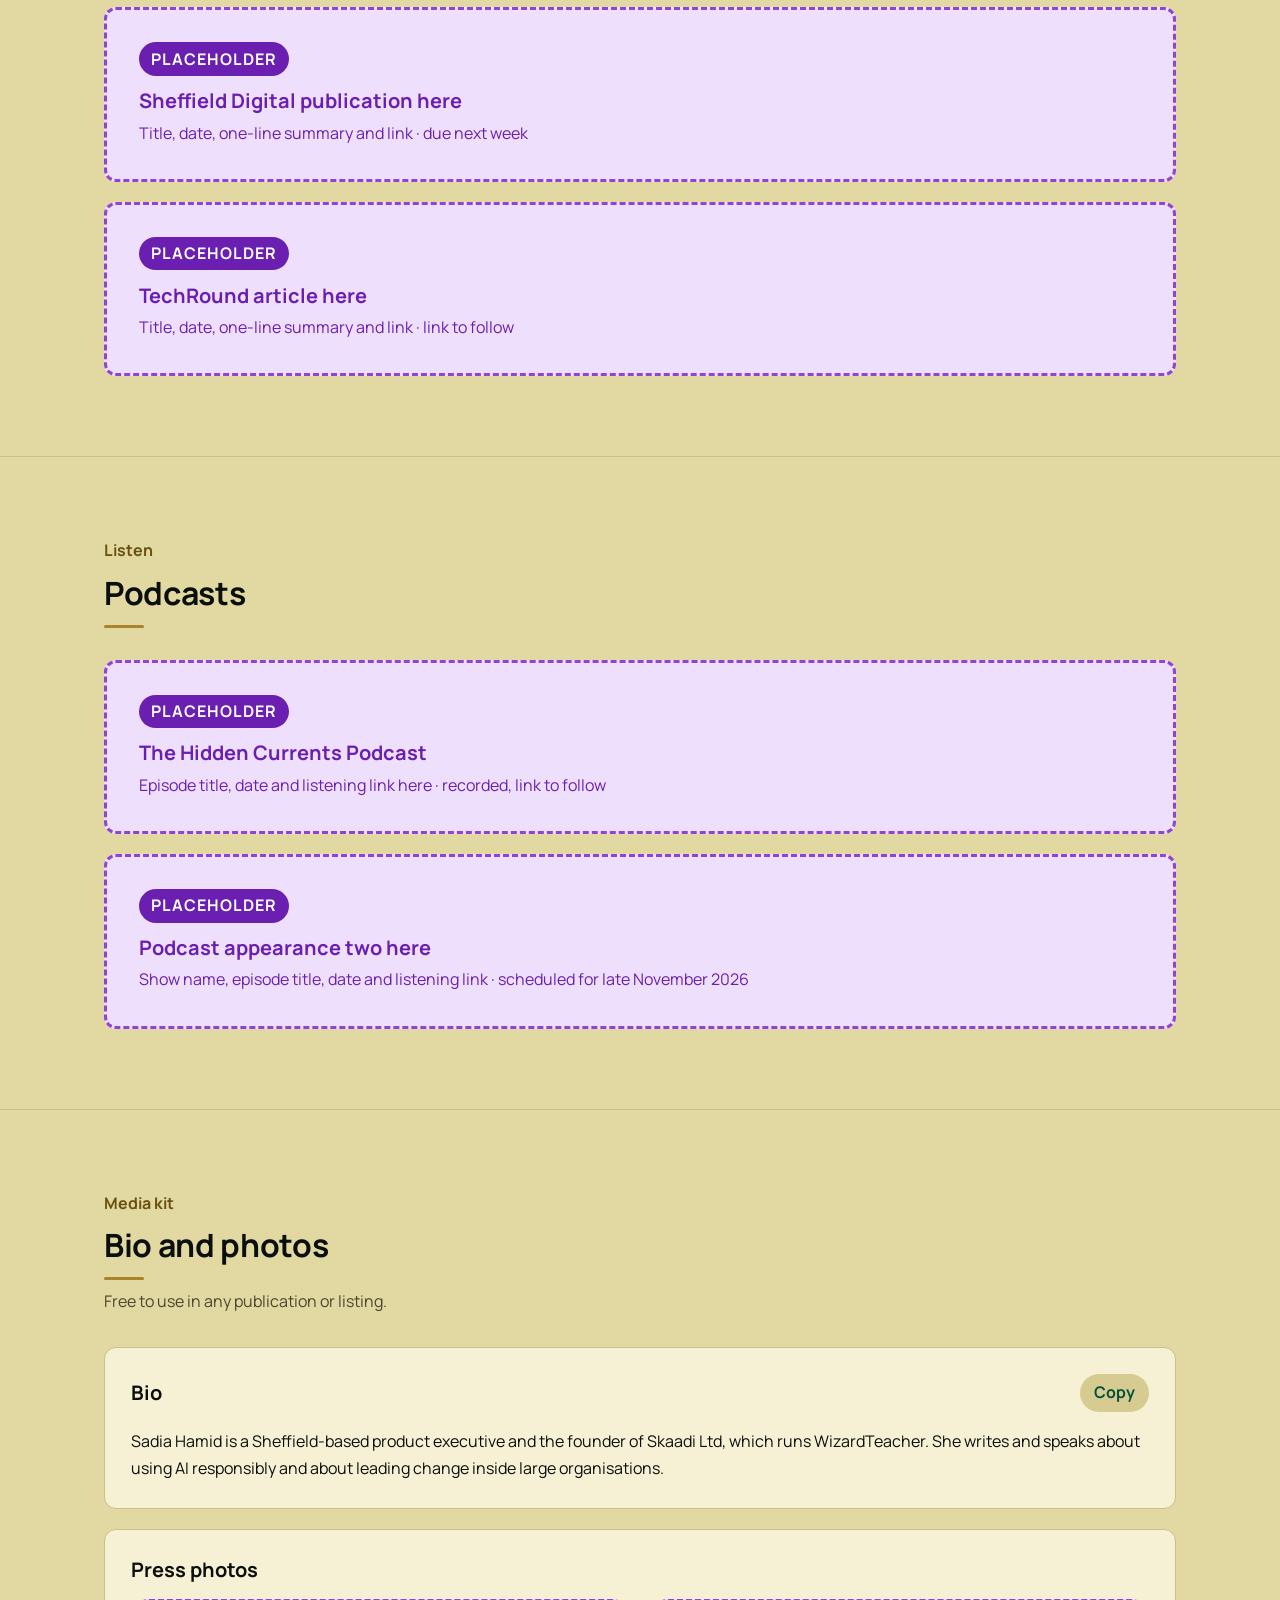
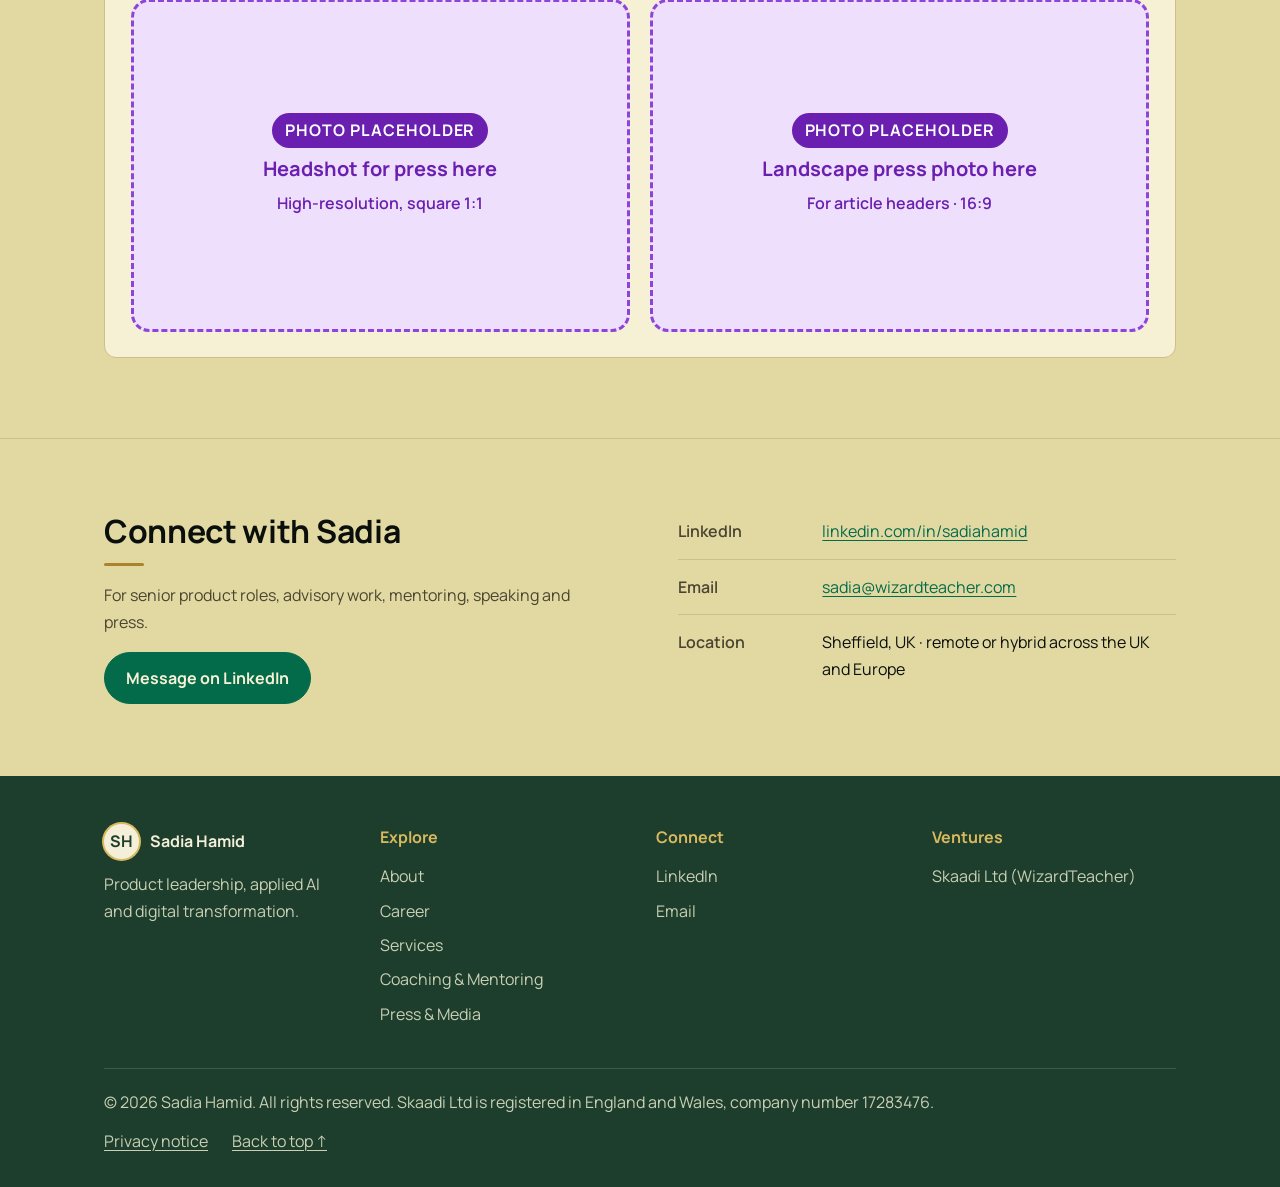
<file: press.html>
<!doctype html>
<html lang="en-GB">
<head>
<meta charset="utf-8">
<meta name="viewport" content="width=device-width, initial-scale=1, viewport-fit=cover">
<title>Press & Media · Sadia Hamid</title>
<meta name="description" content="Publications, podcasts and media kit for Sadia Hamid.">
<link rel="canonical" href="https://sadiahamid.com/press.html">
<link rel="icon" href="/favicon.svg" type="image/svg+xml">
<meta name="theme-color" content="#1D3D2D">
<meta property="og:type" content="profile">
<meta property="og:url" content="https://sadiahamid.com/press.html">
<meta property="og:title" content="Press & Media · Sadia Hamid">
<meta property="og:description" content="Publications, podcasts and media kit for Sadia Hamid.">
<meta property="og:image" content="https://sadiahamid.com/og.png">
<meta property="og:image:width" content="1200">
<meta property="og:image:height" content="630">
<meta property="og:locale" content="en_GB">
<meta name="twitter:card" content="summary_large_image">
<meta name="twitter:image" content="https://sadiahamid.com/og.png">
<link rel="preload" href="/fonts/manrope.woff2" as="font" type="font/woff2" crossorigin>
<link rel="stylesheet" href="/styles.css?v=21">
</head>
<body>
<a class="skip" href="#main">Skip to content</a>
<header class="site-head">
  <div class="wrap head-in">
    <a class="brand" href="/"><span class="mark">SH</span>Sadia Hamid</a>
    <button class="toggle" id="menu-toggle" type="button" aria-expanded="false" aria-controls="menu">Menu</button>
    <ul class="menu" id="menu">
      <li><a href="/"><b>About</b><small>Who she is</small></a></li>
      <li><a href="/experience.html"><b>Career</b><small>Impact and scope</small></a></li>
      <li><a href="/services.html"><b>Services</b><small>For organisations</small></a></li>
      <li><a href="/coaching.html"><b>Coaching &amp; Mentoring</b><small>For individuals</small></a></li>
      <li><a href="/press.html" aria-current="page"><b>Press &amp; Media</b><small>In print and on stage</small></a></li>
      <li class="cta"><a href="https://www.linkedin.com/in/sadiahamid/" target="_blank" rel="noopener noreferrer">Connect</a></li>
    </ul>
  </div>
</header>
<main id="main">
  <section class="page-hero">
    <div class="wrap hero-grid">
      <div class="stack">
        <h1>In the media</h1>
        <p class="lede">Everything a journalist or organiser needs in one place.</p>
      </div>
      <div class="hero-photo"><div class="ph" style="aspect-ratio:4/5" role="img" aria-label="Photo coming soon"><span class="ph-tag">Photo placeholder</span><b>Sadia speaking at an event photo here</b><span>On stage or at a panel · portrait, 4:5</span></div></div>
    </div>
  </section>
  <section class="section">
    <div class="wrap">
      <div class="section-head"><p class="eyebrow">Recognition</p><h2>As featured in</h2></div>
      <div class="logos">
        <div class="logo-tile" style="background:#FFFFFF"><img class="lw-wide" src="/logos/startups-magazine.png" alt="Startups Magazine" loading="lazy"></div>
        <div class="logo-tile" style="background:#3F415A"><img class="lw-wide" src="/logos/sheffield-digital.png" alt="Sheffield Digital" loading="lazy"></div>
        <div class="logo-ph"><span class="ph-tag">Logo</span><b>TechRound logo here</b></div>
        <div class="logo-tile cover" style="background:#1B2433"><img src="/logos/hidden-currents-podcast.png" alt="Hidden Currents Podcast" loading="lazy"></div>
        <div class="logo-ph"><span class="ph-tag">Logo</span><b>Podcast show two logo here</b></div>
        <div class="logo-ph"><span class="ph-tag">Logo</span><b>Future feature logo here</b></div>
      </div>
    </div>
  </section>

  <section class="section">
    <div class="wrap">
      <div class="section-head"><p class="eyebrow">Coverage</p><h2>Publications</h2></div>
      <div class="press-list">
        <article class="press-item">
          <div class="stack">
            <span class="muted" style="font-weight:600">Startups Magazine · 6 October 2026</span>
            <h3>From leading products to leading with purpose</h3>
            <p class="muted">A first-person piece on what experienced professionals bring to AI products.</p>
          </div>
          <div><a class="btn" href="https://startupsmagazine.co.uk/from-leading-products-to-leading-with-purpose-the-20-year-product-veteran-building-her-own-ai-platform" target="_blank" rel="noopener noreferrer">Read the article</a></div>
        </article>
        <div class="ph-item"><span class="ph-tag">Placeholder</span><h3>Sheffield Digital publication here</h3><span>Title, date, one-line summary and link · due next week</span></div>
        <div class="ph-item"><span class="ph-tag">Placeholder</span><h3>TechRound article here</h3><span>Title, date, one-line summary and link · link to follow</span></div>
      </div>
    </div>
  </section>

  <section class="section">
    <div class="wrap">
      <div class="section-head"><p class="eyebrow">Listen</p><h2>Podcasts</h2></div>
      <div class="press-list">
        <div class="ph-item"><span class="ph-tag">Placeholder</span><h3>The Hidden Currents Podcast</h3><span>Episode title, date and listening link here · recorded, link to follow</span></div>
        <div class="ph-item"><span class="ph-tag">Placeholder</span><h3>Podcast appearance two here</h3><span>Show name, episode title, date and listening link · scheduled for late November 2026</span></div>
      </div>
    </div>
  </section>

  <section class="section">
    <div class="wrap">
      <div class="section-head"><p class="eyebrow">Media kit</p><h2>Bio and photos</h2><p class="muted">Free to use in any publication or listing.</p></div>
      <div class="bio"><div class="bio-head"><h3>Bio</h3><button class="copy" type="button" data-copy="bio">Copy</button></div><p id="bio">Sadia Hamid is a Sheffield-based product executive and the founder of Skaadi Ltd, which runs WizardTeacher. She writes and speaks about using AI responsibly and about leading change inside large organisations.</p></div>
      <div class="bio" style="margin-top:1.25rem"><h3>Press photos</h3><div class="ph-row"><div class="ph" style="aspect-ratio:3/2" role="img" aria-label="Photo coming soon"><span class="ph-tag">Photo placeholder</span><b>Headshot for press here</b><span>High-resolution, square 1:1</span></div><div class="ph" style="aspect-ratio:3/2" role="img" aria-label="Photo coming soon"><span class="ph-tag">Photo placeholder</span><b>Landscape press photo here</b><span>For article headers · 16:9</span></div></div></div>
    </div>
  </section>
  <section class="connect" id="connect">
    <div class="wrap connect-grid">
      <div class="stack">
        <h2>Connect with Sadia</h2>
        <p class="lede">For senior product roles, advisory work, mentoring, speaking and press.</p>
        <div class="btn-row"><a class="btn" href="https://www.linkedin.com/in/sadiahamid/" target="_blank" rel="noopener noreferrer">Message on LinkedIn</a></div>
      </div>
      <ul class="connect-list">
        <li><span class="k">LinkedIn</span><span class="v"><a href="https://www.linkedin.com/in/sadiahamid/" target="_blank" rel="noopener noreferrer">linkedin.com/in/sadiahamid</a></span></li>
        <li><span class="k">Email</span><span class="v"><a href="mailto:sadia@wizardteacher.com">sadia@wizardteacher.com</a></span></li>
        <li><span class="k">Location</span><span class="v">Sheffield, UK · remote or hybrid across the UK and Europe</span></li>
      </ul>
    </div>
  </section>
</main>
<footer class="site-foot">
  <div class="wrap">
    <div class="foot-grid">
      <div class="foot-brand">
        <a class="brand" href="/"><span class="mark">SH</span>Sadia Hamid</a>
        <p>Product leadership, applied AI and digital transformation.</p>
      </div>
      <div>
        <h4>Explore</h4>
        <ul>
          <li><a href="/">About</a></li>
          <li><a href="/experience.html">Career</a></li>
          <li><a href="/services.html">Services</a></li>
          <li><a href="/coaching.html">Coaching &amp; Mentoring</a></li>
          <li><a href="/press.html">Press &amp; Media</a></li>
        </ul>
      </div>
      <div>
        <h4>Connect</h4>
        <ul>
          <li><a href="https://www.linkedin.com/in/sadiahamid/" target="_blank" rel="noopener noreferrer">LinkedIn</a></li>
          <li><a href="mailto:sadia@wizardteacher.com">Email</a></li>
        </ul>
      </div>
      <div>
        <h4>Ventures</h4>
        <ul>
          <li><a href="https://wizardteacher.com" target="_blank" rel="noopener noreferrer">Skaadi Ltd (WizardTeacher)</a></li>
        </ul>
      </div>
    </div>
    <div class="foot-base">
      <span>© 2026 Sadia Hamid. All rights reserved. Skaadi Ltd is registered in England and Wales, company number 17283476.</span>
      <span class="foot-links"><a href="/privacy.html">Privacy notice</a><a href="#main">Back to top ↑</a></span>
    </div>
  </div>
</footer>
<script>
(function(){
  var t=document.getElementById('menu-toggle'),m=document.getElementById('menu');
  if(t&&m){t.addEventListener('click',function(){var o=m.classList.toggle('open');t.setAttribute('aria-expanded',o?'true':'false');t.textContent=o?'Close':'Menu';});}
  document.querySelectorAll('[data-copy]').forEach(function(b){
    b.addEventListener('click',function(){
      var el=document.getElementById(b.getAttribute('data-copy'));var txt=el.innerText.trim();
      function ok(){b.textContent='Copied';setTimeout(function(){b.textContent='Copy'},1600)}
      function sel(){var r=document.createRange();r.selectNodeContents(el);var s=getSelection();s.removeAllRanges();s.addRange(r);}
      if(navigator.clipboard){navigator.clipboard.writeText(txt).then(ok,sel)}else{sel()}
    });
  });
})();
</script>
</body>
</html>
</file>
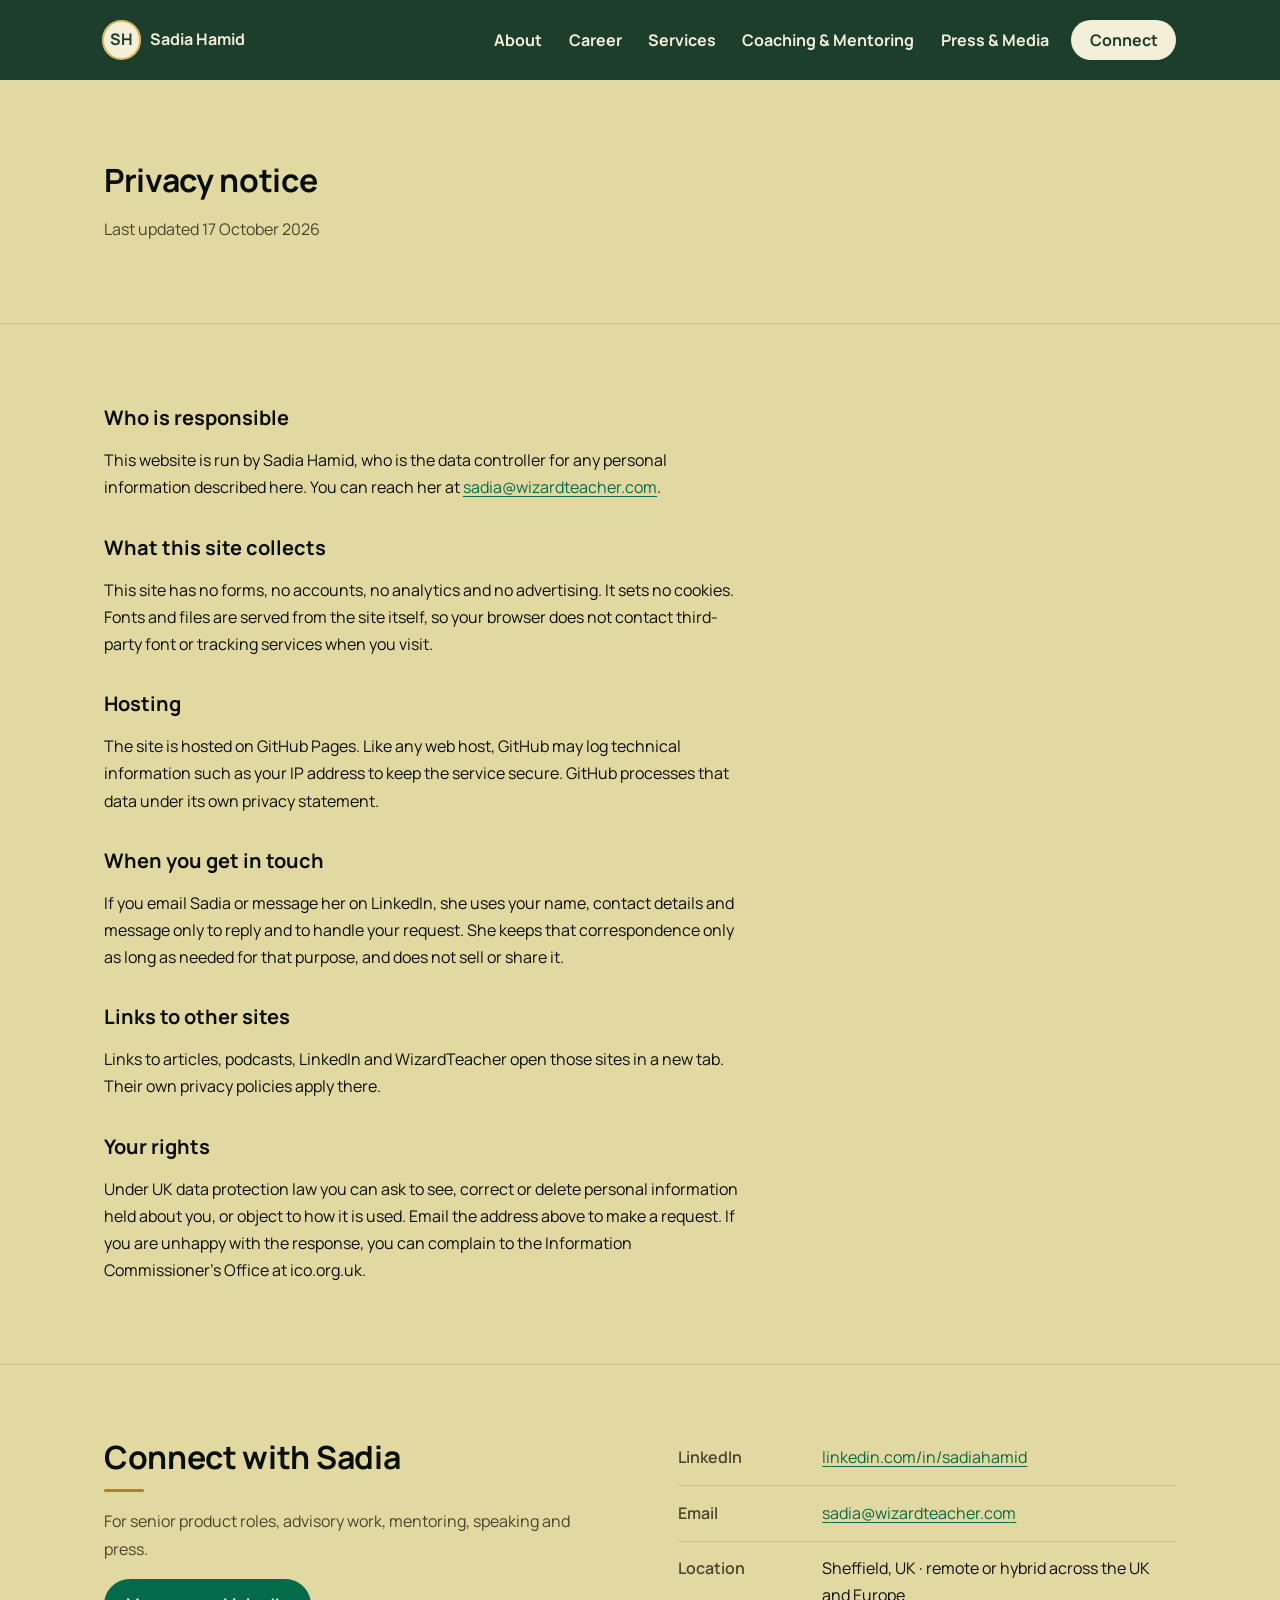
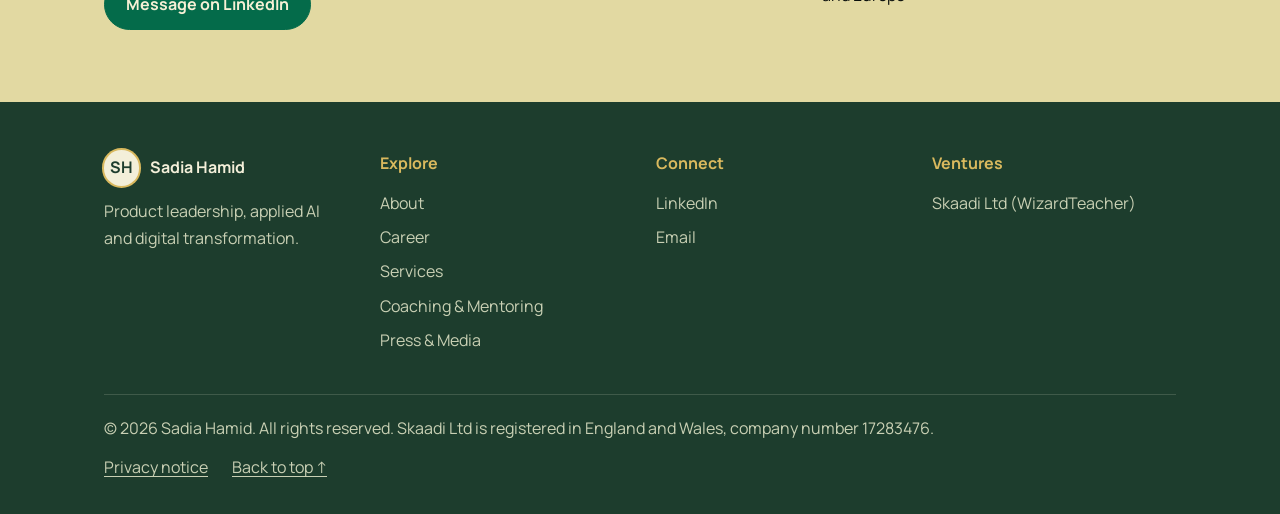
<file: privacy.html>
<!doctype html>
<html lang="en-GB">
<head>
<meta charset="utf-8">
<meta name="viewport" content="width=device-width, initial-scale=1, viewport-fit=cover">
<title>Privacy Notice · Sadia Hamid</title>
<meta name="description" content="How sadiahamid.com handles personal information.">
<link rel="canonical" href="https://sadiahamid.com/privacy.html">
<link rel="icon" href="/favicon.svg" type="image/svg+xml">
<meta name="theme-color" content="#1D3D2D">
<meta property="og:type" content="profile">
<meta property="og:url" content="https://sadiahamid.com/privacy.html">
<meta property="og:title" content="Privacy Notice · Sadia Hamid">
<meta property="og:description" content="How sadiahamid.com handles personal information.">
<meta property="og:image" content="https://sadiahamid.com/og.png">
<meta property="og:image:width" content="1200">
<meta property="og:image:height" content="630">
<meta property="og:locale" content="en_GB">
<meta name="twitter:card" content="summary_large_image">
<meta name="twitter:image" content="https://sadiahamid.com/og.png">
<link rel="preload" href="/fonts/manrope.woff2" as="font" type="font/woff2" crossorigin>
<link rel="stylesheet" href="/styles.css?v=21">
</head>
<body>
<a class="skip" href="#main">Skip to content</a>
<header class="site-head">
  <div class="wrap head-in">
    <a class="brand" href="/"><span class="mark">SH</span>Sadia Hamid</a>
    <button class="toggle" id="menu-toggle" type="button" aria-expanded="false" aria-controls="menu">Menu</button>
    <ul class="menu" id="menu">
      <li><a href="/"><b>About</b><small>Who she is</small></a></li>
      <li><a href="/experience.html"><b>Career</b><small>Impact and scope</small></a></li>
      <li><a href="/services.html"><b>Services</b><small>For organisations</small></a></li>
      <li><a href="/coaching.html"><b>Coaching &amp; Mentoring</b><small>For individuals</small></a></li>
      <li><a href="/press.html"><b>Press &amp; Media</b><small>In print and on stage</small></a></li>
      <li class="cta"><a href="https://www.linkedin.com/in/sadiahamid/" target="_blank" rel="noopener noreferrer">Connect</a></li>
    </ul>
  </div>
</header>
<main id="main">
  <section class="page-hero">
    <div class="wrap"><div class="stack"><h1>Privacy notice</h1><p class="lede">Last updated 17 October 2026</p></div></div>
  </section>
  <section class="section">
    <div class="wrap">
      <div class="prose legal">
        <h3>Who is responsible</h3>
        <p>This website is run by Sadia Hamid, who is the data controller for any personal information described here. You can reach her at <a href="mailto:sadia@wizardteacher.com">sadia@wizardteacher.com</a>.</p>
        <h3>What this site collects</h3>
        <p>This site has no forms, no accounts, no analytics and no advertising. It sets no cookies. Fonts and files are served from the site itself, so your browser does not contact third-party font or tracking services when you visit.</p>
        <h3>Hosting</h3>
        <p>The site is hosted on GitHub Pages. Like any web host, GitHub may log technical information such as your IP address to keep the service secure. GitHub processes that data under its own privacy statement.</p>
        <h3>When you get in touch</h3>
        <p>If you email Sadia or message her on LinkedIn, she uses your name, contact details and message only to reply and to handle your request. She keeps that correspondence only as long as needed for that purpose, and does not sell or share it.</p>
        <h3>Links to other sites</h3>
        <p>Links to articles, podcasts, LinkedIn and WizardTeacher open those sites in a new tab. Their own privacy policies apply there.</p>
        <h3>Your rights</h3>
        <p>Under UK data protection law you can ask to see, correct or delete personal information held about you, or object to how it is used. Email the address above to make a request. If you are unhappy with the response, you can complain to the Information Commissioner’s Office at ico.org.uk.</p>
      </div>
    </div>
  </section>
  <section class="connect" id="connect">
    <div class="wrap connect-grid">
      <div class="stack">
        <h2>Connect with Sadia</h2>
        <p class="lede">For senior product roles, advisory work, mentoring, speaking and press.</p>
        <div class="btn-row"><a class="btn" href="https://www.linkedin.com/in/sadiahamid/" target="_blank" rel="noopener noreferrer">Message on LinkedIn</a></div>
      </div>
      <ul class="connect-list">
        <li><span class="k">LinkedIn</span><span class="v"><a href="https://www.linkedin.com/in/sadiahamid/" target="_blank" rel="noopener noreferrer">linkedin.com/in/sadiahamid</a></span></li>
        <li><span class="k">Email</span><span class="v"><a href="mailto:sadia@wizardteacher.com">sadia@wizardteacher.com</a></span></li>
        <li><span class="k">Location</span><span class="v">Sheffield, UK · remote or hybrid across the UK and Europe</span></li>
      </ul>
    </div>
  </section>
</main>
<footer class="site-foot">
  <div class="wrap">
    <div class="foot-grid">
      <div class="foot-brand">
        <a class="brand" href="/"><span class="mark">SH</span>Sadia Hamid</a>
        <p>Product leadership, applied AI and digital transformation.</p>
      </div>
      <div>
        <h4>Explore</h4>
        <ul>
          <li><a href="/">About</a></li>
          <li><a href="/experience.html">Career</a></li>
          <li><a href="/services.html">Services</a></li>
          <li><a href="/coaching.html">Coaching &amp; Mentoring</a></li>
          <li><a href="/press.html">Press &amp; Media</a></li>
        </ul>
      </div>
      <div>
        <h4>Connect</h4>
        <ul>
          <li><a href="https://www.linkedin.com/in/sadiahamid/" target="_blank" rel="noopener noreferrer">LinkedIn</a></li>
          <li><a href="mailto:sadia@wizardteacher.com">Email</a></li>
        </ul>
      </div>
      <div>
        <h4>Ventures</h4>
        <ul>
          <li><a href="https://wizardteacher.com" target="_blank" rel="noopener noreferrer">Skaadi Ltd (WizardTeacher)</a></li>
        </ul>
      </div>
    </div>
    <div class="foot-base">
      <span>© 2026 Sadia Hamid. All rights reserved. Skaadi Ltd is registered in England and Wales, company number 17283476.</span>
      <span class="foot-links"><a href="/privacy.html">Privacy notice</a><a href="#main">Back to top ↑</a></span>
    </div>
  </div>
</footer>
<script>
(function(){
  var t=document.getElementById('menu-toggle'),m=document.getElementById('menu');
  if(t&&m){t.addEventListener('click',function(){var o=m.classList.toggle('open');t.setAttribute('aria-expanded',o?'true':'false');t.textContent=o?'Close':'Menu';});}
  document.querySelectorAll('[data-copy]').forEach(function(b){
    b.addEventListener('click',function(){
      var el=document.getElementById(b.getAttribute('data-copy'));var txt=el.innerText.trim();
      function ok(){b.textContent='Copied';setTimeout(function(){b.textContent='Copy'},1600)}
      function sel(){var r=document.createRange();r.selectNodeContents(el);var s=getSelection();s.removeAllRanges();s.addRange(r);}
      if(navigator.clipboard){navigator.clipboard.writeText(txt).then(ok,sel)}else{sel()}
    });
  });
})();
</script>
</body>
</html>
</file>
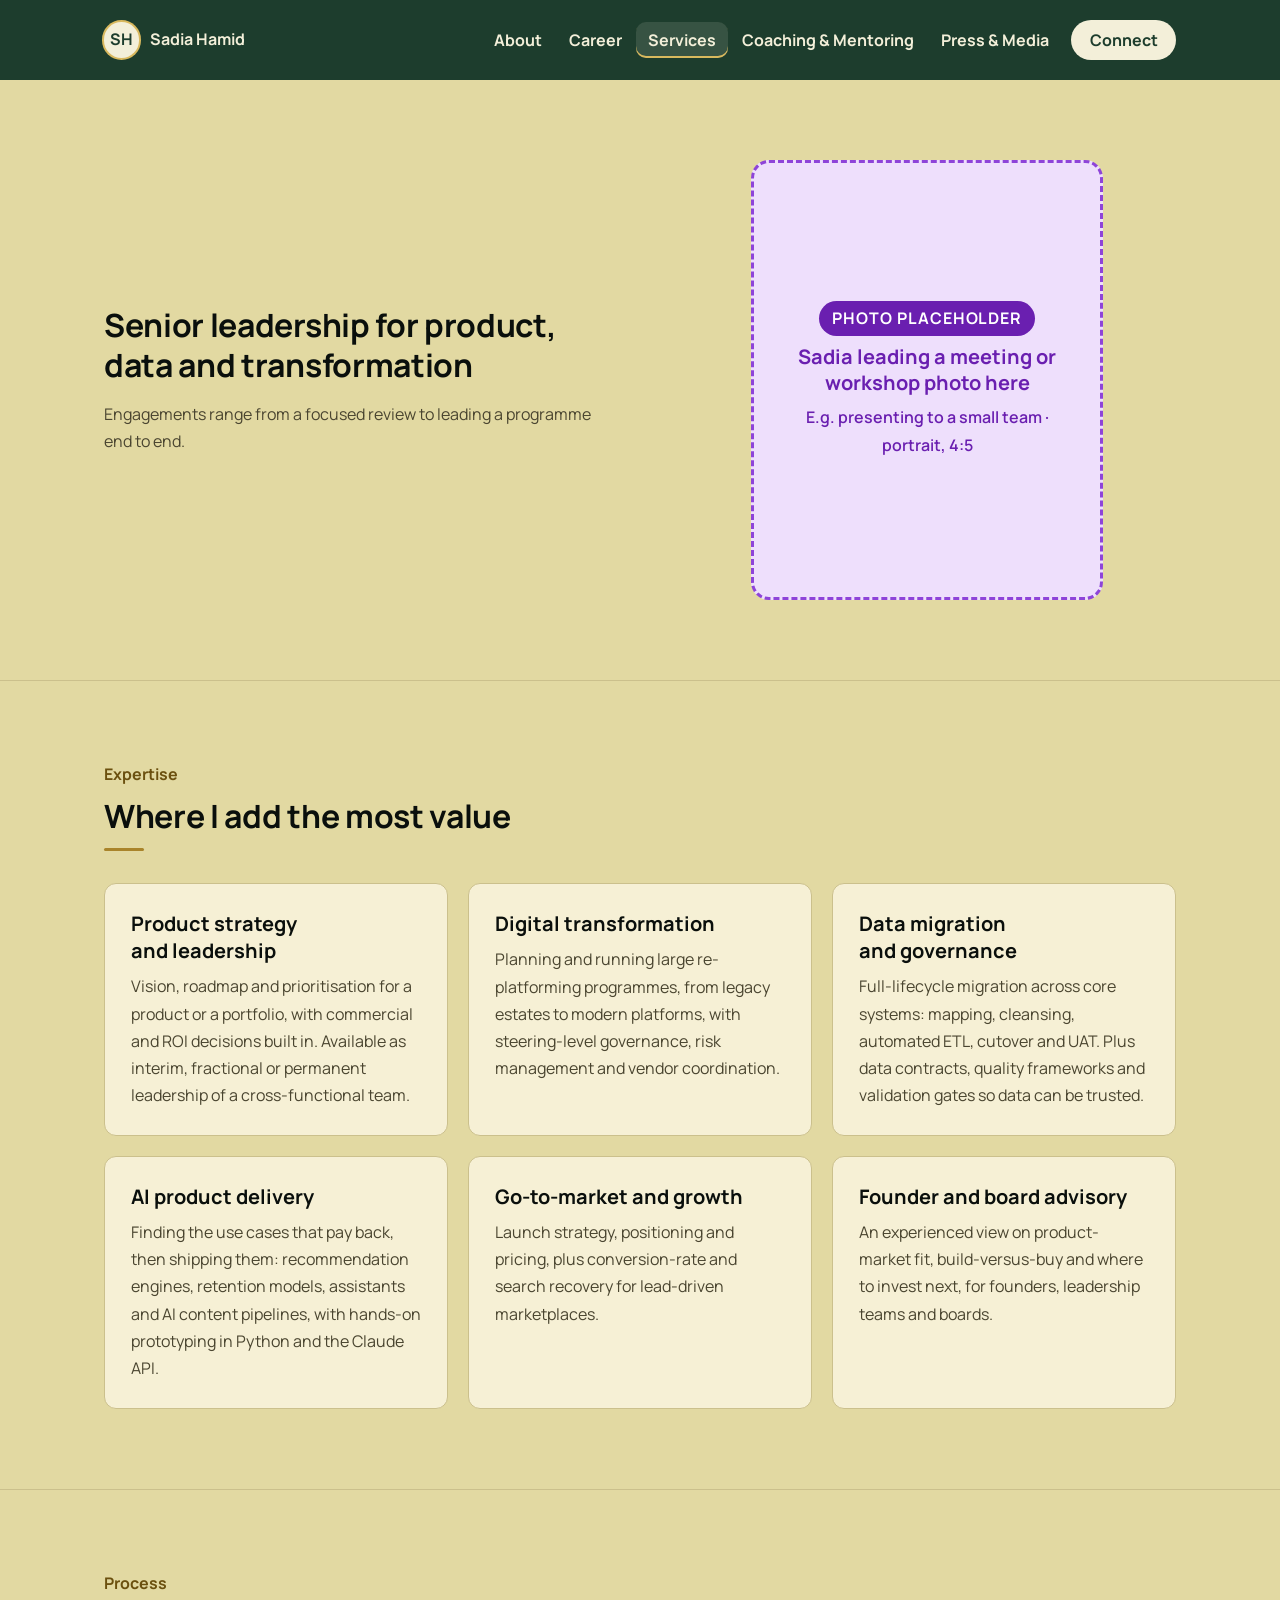
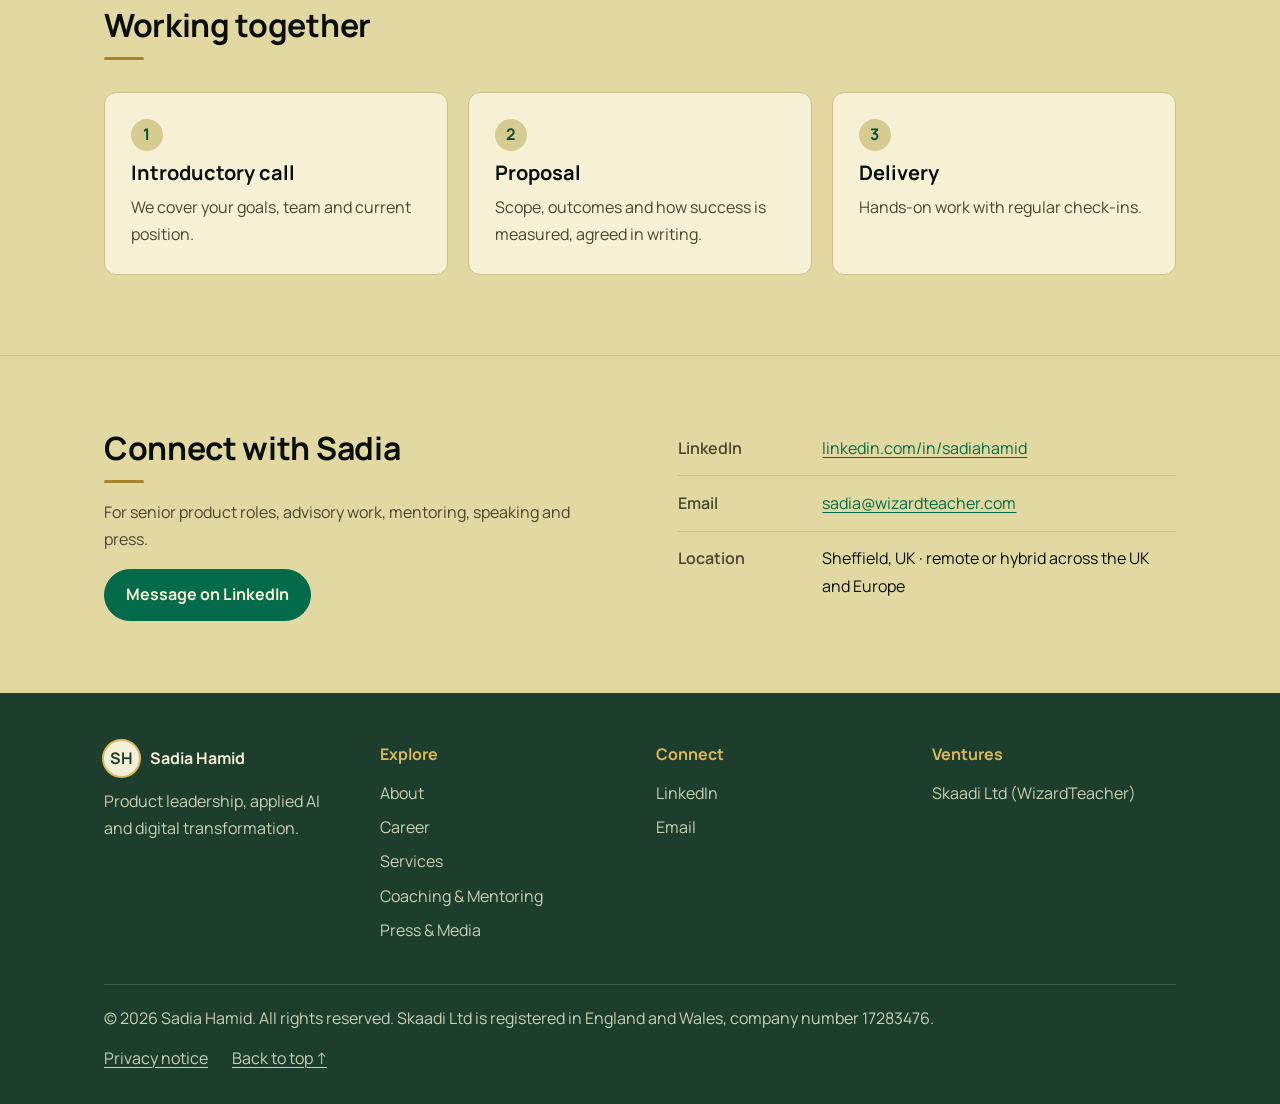
<file: services.html>
<!doctype html>
<html lang="en-GB">
<head>
<meta charset="utf-8">
<meta name="viewport" content="width=device-width, initial-scale=1, viewport-fit=cover">
<title>Services · Sadia Hamid</title>
<meta name="description" content="Product strategy, digital transformation, data migration, AI delivery, go-to-market and advisory services from Sadia Hamid.">
<link rel="canonical" href="https://sadiahamid.com/services.html">
<link rel="icon" href="/favicon.svg" type="image/svg+xml">
<meta name="theme-color" content="#1D3D2D">
<meta property="og:type" content="profile">
<meta property="og:url" content="https://sadiahamid.com/services.html">
<meta property="og:title" content="Services · Sadia Hamid">
<meta property="og:description" content="Product strategy, digital transformation, data migration, AI delivery, go-to-market and advisory services from Sadia Hamid.">
<meta property="og:image" content="https://sadiahamid.com/og.png">
<meta property="og:image:width" content="1200">
<meta property="og:image:height" content="630">
<meta property="og:locale" content="en_GB">
<meta name="twitter:card" content="summary_large_image">
<meta name="twitter:image" content="https://sadiahamid.com/og.png">
<link rel="preload" href="/fonts/manrope.woff2" as="font" type="font/woff2" crossorigin>
<link rel="stylesheet" href="/styles.css?v=21">
</head>
<body>
<a class="skip" href="#main">Skip to content</a>
<header class="site-head">
  <div class="wrap head-in">
    <a class="brand" href="/"><span class="mark">SH</span>Sadia Hamid</a>
    <button class="toggle" id="menu-toggle" type="button" aria-expanded="false" aria-controls="menu">Menu</button>
    <ul class="menu" id="menu">
      <li><a href="/"><b>About</b><small>Who she is</small></a></li>
      <li><a href="/experience.html"><b>Career</b><small>Impact and scope</small></a></li>
      <li><a href="/services.html" aria-current="page"><b>Services</b><small>For organisations</small></a></li>
      <li><a href="/coaching.html"><b>Coaching &amp; Mentoring</b><small>For individuals</small></a></li>
      <li><a href="/press.html"><b>Press &amp; Media</b><small>In print and on stage</small></a></li>
      <li class="cta"><a href="https://www.linkedin.com/in/sadiahamid/" target="_blank" rel="noopener noreferrer">Connect</a></li>
    </ul>
  </div>
</header>
<main id="main">
  <section class="page-hero">
    <div class="wrap hero-grid">
      <div class="stack">
        <h1>Senior leadership for product, data and transformation</h1>
        <p class="lede">Engagements range from a focused review to leading a programme end to end.</p>
      </div>
      <div class="hero-photo"><div class="ph" style="aspect-ratio:4/5" role="img" aria-label="Photo coming soon"><span class="ph-tag">Photo placeholder</span><b>Sadia leading a meeting or workshop photo here</b><span>E.g. presenting to a small team · portrait, 4:5</span></div></div>
    </div>
  </section>
  <section class="section">
    <div class="wrap">
      <div class="section-head"><p class="eyebrow">Expertise</p><h2>Where I add the most value</h2></div>
      <div class="cards c3">
        <div class="card"><h3>Product strategy and leadership</h3><p>Vision, roadmap and prioritisation for a product or a portfolio, with commercial and ROI decisions built in. Available as interim, fractional or permanent leadership of a cross-functional team.</p></div>
        <div class="card"><h3>Digital transformation</h3><p>Planning and running large re-platforming programmes, from legacy estates to modern platforms, with steering-level governance, risk management and vendor coordination.</p></div>
        <div class="card"><h3>Data migration and governance</h3><p>Full-lifecycle migration across core systems: mapping, cleansing, automated ETL, cutover and UAT. Plus data contracts, quality frameworks and validation gates so data can be trusted.</p></div>
        <div class="card"><h3>AI product delivery</h3><p>Finding the use cases that pay back, then shipping them: recommendation engines, retention models, assistants and AI content pipelines, with hands-on prototyping in Python and the Claude API.</p></div>
        <div class="card"><h3>Go-to-market and growth</h3><p>Launch strategy, positioning and pricing, plus conversion-rate and search recovery for lead-driven marketplaces.</p></div>
        <div class="card"><h3>Founder and board advisory</h3><p>An experienced view on product-market fit, build-versus-buy and where to invest next, for founders, leadership teams and boards.</p></div>
      </div>
    </div>
  </section>

  <section class="section tint">
    <div class="wrap">
      <div class="section-head"><p class="eyebrow">Process</p><h2>Working together</h2></div>
      <ol class="steps">
        <li><h3>Introductory call</h3><p>We cover your goals, team and current position.</p></li>
        <li><h3>Proposal</h3><p>Scope, outcomes and how success is measured, agreed in writing.</p></li>
        <li><h3>Delivery</h3><p>Hands-on work with regular check-ins.</p></li>
      </ol>
    </div>
  </section>
  <section class="connect" id="connect">
    <div class="wrap connect-grid">
      <div class="stack">
        <h2>Connect with Sadia</h2>
        <p class="lede">For senior product roles, advisory work, mentoring, speaking and press.</p>
        <div class="btn-row"><a class="btn" href="https://www.linkedin.com/in/sadiahamid/" target="_blank" rel="noopener noreferrer">Message on LinkedIn</a></div>
      </div>
      <ul class="connect-list">
        <li><span class="k">LinkedIn</span><span class="v"><a href="https://www.linkedin.com/in/sadiahamid/" target="_blank" rel="noopener noreferrer">linkedin.com/in/sadiahamid</a></span></li>
        <li><span class="k">Email</span><span class="v"><a href="mailto:sadia@wizardteacher.com">sadia@wizardteacher.com</a></span></li>
        <li><span class="k">Location</span><span class="v">Sheffield, UK · remote or hybrid across the UK and Europe</span></li>
      </ul>
    </div>
  </section>
</main>
<footer class="site-foot">
  <div class="wrap">
    <div class="foot-grid">
      <div class="foot-brand">
        <a class="brand" href="/"><span class="mark">SH</span>Sadia Hamid</a>
        <p>Product leadership, applied AI and digital transformation.</p>
      </div>
      <div>
        <h4>Explore</h4>
        <ul>
          <li><a href="/">About</a></li>
          <li><a href="/experience.html">Career</a></li>
          <li><a href="/services.html">Services</a></li>
          <li><a href="/coaching.html">Coaching &amp; Mentoring</a></li>
          <li><a href="/press.html">Press &amp; Media</a></li>
        </ul>
      </div>
      <div>
        <h4>Connect</h4>
        <ul>
          <li><a href="https://www.linkedin.com/in/sadiahamid/" target="_blank" rel="noopener noreferrer">LinkedIn</a></li>
          <li><a href="mailto:sadia@wizardteacher.com">Email</a></li>
        </ul>
      </div>
      <div>
        <h4>Ventures</h4>
        <ul>
          <li><a href="https://wizardteacher.com" target="_blank" rel="noopener noreferrer">Skaadi Ltd (WizardTeacher)</a></li>
        </ul>
      </div>
    </div>
    <div class="foot-base">
      <span>© 2026 Sadia Hamid. All rights reserved. Skaadi Ltd is registered in England and Wales, company number 17283476.</span>
      <span class="foot-links"><a href="/privacy.html">Privacy notice</a><a href="#main">Back to top ↑</a></span>
    </div>
  </div>
</footer>
<script>
(function(){
  var t=document.getElementById('menu-toggle'),m=document.getElementById('menu');
  if(t&&m){t.addEventListener('click',function(){var o=m.classList.toggle('open');t.setAttribute('aria-expanded',o?'true':'false');t.textContent=o?'Close':'Menu';});}
  document.querySelectorAll('[data-copy]').forEach(function(b){
    b.addEventListener('click',function(){
      var el=document.getElementById(b.getAttribute('data-copy'));var txt=el.innerText.trim();
      function ok(){b.textContent='Copied';setTimeout(function(){b.textContent='Copy'},1600)}
      function sel(){var r=document.createRange();r.selectNodeContents(el);var s=getSelection();s.removeAllRanges();s.addRange(r);}
      if(navigator.clipboard){navigator.clipboard.writeText(txt).then(ok,sel)}else{sel()}
    });
  });
})();
</script>
</body>
</html>
</file>
<file: styles.css>
@font-face{font-family:"Manrope";src:url("/fonts/manrope.woff2") format("woff2");font-weight:200 800;font-style:normal;font-display:swap}
/* sadiahamid.com
   One background, one typeface (Manrope), three sizes only:
   --fs-h   headings (h1, h2)
   --fs-sub subheadings (h3, figures, quote, org names)
   --fs-txt everything else (body, nav, buttons, labels, footer) */
:root{
  --bg:#E2E1B4;
  --surface:#F5F2DC;
  --emerald:#046B4A;
  --emerald-deep:#03513A;
  --sage:#D2D39C;
  --sage-line:#B6B97A;
  --black:#0A0F0C;
  --grey:#494733;
  --line:#CDCBA0;
  --ph:#6A1FB0;--ph-bg:#EEDFFC;--ph-line:#8E44D9;

  --font:"Manrope","Helvetica Neue",Arial,sans-serif;
  --fs-h:2rem;
  --fs-sub:1.25rem;
  --fs-txt:1rem;

  --radius:12px;
  --max:72rem;
  --measure:40rem;
  color-scheme:light;
}
*{box-sizing:border-box}
html{scroll-behavior:smooth;-webkit-text-size-adjust:100%}
@media (prefers-reduced-motion:reduce){html{scroll-behavior:auto}*{transition:none!important}}
body{margin:0;background:var(--bg);color:var(--black);font-family:var(--font);font-size:var(--fs-txt);line-height:1.7;font-weight:400;-webkit-font-smoothing:antialiased}
img{max-width:100%;display:block}
a{color:var(--emerald);text-underline-offset:.2em;text-decoration-thickness:1px}
a:hover{color:var(--emerald-deep)}
:focus-visible{outline:2px solid var(--emerald);outline-offset:3px;border-radius:4px}
h1,h2,h3,p,figure{margin:0}
h1,h2{font-size:var(--fs-h);line-height:1.25;font-weight:700;letter-spacing:-.01em;text-wrap:balance}
h3{font-size:var(--fs-sub);line-height:1.35;font-weight:700;text-wrap:balance}
small,b,strong{font-size:inherit}
.wrap{max-width:var(--max);margin:0 auto;padding-inline:clamp(16px,4vw,40px)}
.skip{position:absolute;left:-999px;top:0;background:var(--black);color:var(--surface);padding:.6rem 1rem;z-index:50}
.skip:focus{left:16px;top:16px}

.eyebrow{font-weight:700;color:var(--emerald)}
.lede{color:var(--grey);max-width:var(--measure)}
.role-line{font-size:var(--fs-sub);font-weight:600;color:var(--emerald-deep)}
.muted{color:var(--grey)}
.stack{display:flex;flex-direction:column;gap:1rem}
.prose{display:flex;flex-direction:column;gap:1rem;max-width:var(--measure)}

/* buttons */
.btn{display:inline-flex;align-items:center;gap:.5rem;font:inherit;font-weight:700;text-decoration:none;padding:.7rem 1.3rem;border-radius:999px;border:1.5px solid var(--emerald);background:var(--emerald);color:var(--surface);cursor:pointer;transition:background .2s,border-color .2s,color .2s}
.btn:hover{background:var(--emerald-deep);border-color:var(--emerald-deep);color:var(--surface)}
.btn.ghost{background:transparent;color:var(--emerald)}
.btn.ghost:hover{background:var(--sage);color:var(--emerald-deep)}
.btn-row{display:flex;flex-wrap:wrap;gap:.75rem}

/* header */
.site-head{position:sticky;top:env(safe-area-inset-top,0px);z-index:20;background:rgba(226,225,180,.95);backdrop-filter:blur(8px);border-bottom:1px solid var(--line)}
.head-in{display:flex;align-items:center;justify-content:space-between;gap:1rem;min-height:5rem}
.brand{display:flex;align-items:center;gap:.65rem;text-decoration:none;color:var(--black);font-weight:700;white-space:nowrap}
.brand .mark{width:2.2rem;height:2.2rem;border-radius:50%;background:var(--emerald);color:var(--surface);display:grid;place-items:center;font-size:var(--fs-txt);letter-spacing:.02em}
.menu{display:flex;align-items:center;gap:.15rem;list-style:none;margin:0;padding:0}
.menu a{display:flex;flex-direction:column;padding:.45rem .75rem;border-radius:10px;color:var(--black);text-decoration:none;line-height:1.3;white-space:nowrap}
.menu a b{font-weight:700}
.menu a small{color:var(--grey);font-weight:500}
.menu a:hover{background:var(--sage)}
.menu a[aria-current="page"]{background:var(--sage)}
.menu a[aria-current="page"] b{color:var(--emerald-deep)}
.menu .cta a{flex-direction:row;justify-content:center;background:var(--emerald);color:var(--surface);font-weight:700;padding:.6rem 1.15rem;border-radius:999px;margin-left:.5rem}
.menu .cta a:hover{background:var(--emerald-deep)}
.toggle{display:none;font:inherit;font-weight:700;background:var(--surface);border:1.5px solid var(--line);color:var(--black);padding:.45rem 1rem;border-radius:999px;cursor:pointer}
@media (max-width:1280px){.menu a small{display:none}}
@media (max-width:900px){
  .toggle{display:inline-flex}
  .menu{display:none;position:absolute;left:0;right:0;top:100%;flex-direction:column;align-items:stretch;gap:.25rem;background:var(--bg);border-bottom:1px solid var(--line);padding:.75rem clamp(16px,4vw,40px) 1.25rem}
  .menu.open{display:flex}
  .menu a{padding:.7rem 1rem}
  .menu a small{display:block}
  .menu .cta a{margin:.5rem 0 0}
}

/* sections: one background everywhere, separated by hairlines */
.section,.chapter{padding-block:clamp(3rem,7vw,5rem)}
.section + .section,.chapter + .chapter,.chapter + .section,.page-hero + .section,.page-hero + .chapter,.hero + .section{border-top:1px solid var(--line)}
.section-head{display:flex;flex-direction:column;gap:.5rem;margin-bottom:2rem;max-width:var(--measure)}

/* heroes */
.hero,.page-hero{padding-block:clamp(3rem,7vw,5rem)}
.hero-grid{display:grid;grid-template-columns:minmax(0,1fr) minmax(0,22rem);gap:clamp(2rem,6vw,5rem);align-items:center}
@media (max-width:820px){.hero-grid{grid-template-columns:1fr}}
.hero-photo{width:100%;max-width:22rem}
.hero .stack,.page-hero .stack{max-width:40rem}

/* photo placeholders */
.ph{width:100%;max-width:100%;border:3px dashed var(--ph-line);background:var(--ph-bg);border-radius:calc(var(--radius)*1.5);display:flex;flex-direction:column;align-items:center;justify-content:center;gap:.5rem;padding:1.25rem;text-align:center;color:var(--ph)}
.ph b{font-size:var(--fs-sub);line-height:1.3;color:var(--ph);font-weight:700}
.ph span{color:var(--ph);font-weight:600}
.ph .ph-tag{font-weight:700;letter-spacing:.06em;text-transform:uppercase;background:var(--ph);color:#FFFFFF;padding:.25rem .8rem;border-radius:999px}
.ph-row{display:grid;grid-template-columns:minmax(0,1fr) minmax(0,1.78fr);gap:1.25rem;align-items:start;max-width:46rem}
@media (max-width:560px){.ph-row{grid-template-columns:1fr}}

/* cards */
.cards{display:grid;grid-template-columns:repeat(auto-fit,minmax(min(100%,18rem),1fr));gap:1.25rem}
.card,.bio,.press-item,.fig,.steps li{background:var(--surface);border:1px solid var(--line);border-radius:var(--radius)}
.card{padding:1.6rem;display:flex;flex-direction:column;gap:.6rem;min-width:0}
.card p{color:var(--grey)}

/* two column */
.split{display:grid;grid-template-columns:minmax(0,1fr) minmax(0,1.6fr);gap:clamp(2rem,5vw,4.5rem)}
@media (max-width:820px){.split{grid-template-columns:1fr}}

/* quote */
.quote{border-left:3px solid var(--emerald);padding:.25rem 0 .25rem 1.5rem;display:flex;flex-direction:column;gap:.75rem;max-width:46rem}
.quote p{font-size:var(--fs-sub);line-height:1.5;font-weight:600}
.quote cite{font-style:normal;color:var(--grey);font-weight:600}

/* rows */
.rows{display:flex;flex-direction:column}
.rows > *{display:grid;grid-template-columns:minmax(0,1fr) auto;gap:.25rem 1.5rem;padding-block:1.25rem;border-top:1px solid var(--line)}
.rows > *:first-child{border-top:0;padding-top:0}

/* press */
.press-item{display:grid;grid-template-columns:minmax(0,1fr) auto;gap:1rem 2rem;padding:clamp(1.5rem,4vw,2rem);align-items:center}
@media (max-width:720px){.press-item{grid-template-columns:1fr}}
.press-item .stack{min-width:0}
.bio{padding:1.6rem;display:flex;flex-direction:column;gap:1rem}
.bio-head{display:flex;justify-content:space-between;align-items:center;gap:1rem;flex-wrap:wrap}
.copy{font:inherit;font-weight:700;background:var(--sage);color:var(--emerald-deep);border:0;border-radius:999px;padding:.35rem .9rem;cursor:pointer}
.copy:hover{background:var(--sage-line)}

/* steps */
.steps{display:grid;grid-template-columns:repeat(3,minmax(0,1fr));gap:1.25rem;counter-reset:s;list-style:none;margin:0;padding:0}
@media (max-width:820px){.steps{grid-template-columns:1fr}}
.steps li{padding:1.6rem;display:flex;flex-direction:column;gap:.5rem}
.steps li::before{counter-increment:s;content:counter(s);width:2rem;height:2rem;border-radius:50%;background:var(--sage);color:var(--emerald-deep);font-weight:700;display:grid;place-items:center}
.steps p{color:var(--grey)}

/* career chapters */
.chapter-grid{display:grid;grid-template-columns:minmax(0,16rem) minmax(0,1fr);gap:clamp(1.5rem,5vw,4.5rem)}
@media (max-width:820px){.chapter-grid{grid-template-columns:1fr}}
.chapter-meta{display:flex;flex-direction:column;gap:.35rem}
.chapter-meta .era{font-weight:700;color:var(--emerald)}
.chapter-meta .org{font-size:var(--fs-sub);font-weight:700;line-height:1.35}
.chapter-meta .title{color:var(--grey);font-weight:600}
.chapter-body{display:flex;flex-direction:column;gap:1.25rem;min-width:0}
.chapter-body h2{font-size:var(--fs-sub)}
.chapter-body .prose p{color:var(--grey)}
.figs{display:grid;grid-template-columns:repeat(auto-fit,minmax(min(100%,9rem),1fr));gap:1rem}
@media (max-width:560px){.figs{grid-template-columns:repeat(2,minmax(0,1fr))}}
.fig{padding:1.1rem 1.2rem;display:flex;flex-direction:column;gap:.2rem}
.fig b{font-size:var(--fs-sub);line-height:1.3;color:var(--emerald);font-variant-numeric:tabular-nums;white-space:nowrap}
.fig span{color:var(--grey);line-height:1.5}
.scope{display:flex;flex-wrap:wrap;gap:.5rem;list-style:none;margin:0;padding:0}
.scope li{font-weight:600;color:var(--emerald-deep);background:var(--sage);padding:.2rem .8rem;border-radius:999px}
.ladder{list-style:none;margin:.75rem 0 0;padding:0 0 0 1rem;border-left:2px solid var(--sage-line);display:flex;flex-direction:column;gap:.7rem}
.ladder li{display:flex;flex-direction:column;position:relative;line-height:1.4}
.ladder li::before{content:"";position:absolute;left:calc(-1rem - 6px);top:.4rem;width:10px;height:10px;border-radius:50%;background:var(--emerald)}
.ladder span{color:var(--grey)}

/* connect band (same on every page) */
.connect{border-top:1px solid var(--line);padding-block:clamp(3rem,7vw,4.5rem)}
.connect-grid{display:grid;grid-template-columns:minmax(0,1.2fr) minmax(0,1fr);gap:clamp(2rem,5vw,4rem);align-items:start}
@media (max-width:820px){.connect-grid{grid-template-columns:1fr}}
.connect-list{list-style:none;margin:0;padding:0;display:flex;flex-direction:column}
.connect-list li{display:grid;grid-template-columns:8rem minmax(0,1fr);gap:1rem;padding-block:.85rem;border-top:1px solid var(--line)}
.connect-list li:first-child{border-top:0;padding-top:0}
.connect-list .k{color:var(--grey);font-weight:600}
.connect-list .v{min-width:0;overflow-wrap:anywhere}
.connect-list .ph-text{color:var(--ph);font-weight:700}

/* footer */
.site-foot{border-top:1px solid var(--line);padding-block:3rem 2rem}
.foot-grid{display:grid;grid-template-columns:minmax(0,1.6fr) repeat(3,minmax(0,1fr));gap:2rem}
@media (max-width:820px){.foot-grid{grid-template-columns:repeat(2,minmax(0,1fr))}.foot-brand{grid-column:1/-1}}
.foot-brand p{color:var(--grey);max-width:22rem;margin-top:.75rem}
.site-foot h4{font-size:var(--fs-txt);font-weight:700;margin:0 0 .75rem}
.site-foot ul{list-style:none;margin:0;padding:0;display:flex;flex-direction:column;gap:.45rem}
.site-foot ul a{color:var(--grey);text-decoration:none}
.site-foot ul a:hover{color:var(--emerald-deep);text-decoration:underline}
.foot-base{margin-top:2.5rem;padding-top:1.25rem;border-top:1px solid var(--line);display:flex;justify-content:space-between;flex-wrap:wrap;gap:.75rem 1.5rem;color:var(--grey)}
.foot-base a{color:var(--grey)}

/* text placeholders (purple) for coverage still to come */
.ph-item{display:flex;flex-direction:column;gap:.35rem;padding:clamp(1.5rem,4vw,2rem);border:3px dashed var(--ph-line);background:var(--ph-bg);border-radius:var(--radius);color:var(--ph)}
.ph-item b,.ph-item span,.ph-item h3{color:var(--ph)}
.ph-item .ph-tag{align-self:flex-start;font-weight:700;letter-spacing:.06em;text-transform:uppercase;background:var(--ph);color:#FFFFFF;padding:.2rem .75rem;border-radius:999px;margin-bottom:.35rem}
.press-list{display:flex;flex-direction:column;gap:1.25rem}

/* ===== symmetry: one grid system ===== */
.split,.hero-grid,.connect-grid,.chapter-grid{grid-template-columns:repeat(2,minmax(0,1fr));gap:clamp(2rem,6vw,5rem);align-items:center}
.chapter-grid{align-items:start}
@media (max-width:820px){.split,.hero-grid,.connect-grid,.chapter-grid{grid-template-columns:1fr}}
.hero-grid > .ph,.hero-photo,.media{justify-self:center;width:min(100%,24rem)}
.hero-photo .ph,.media .ph{width:100%}
.hero .stack,.page-hero .stack{max-width:none}
.chapter-meta h2{font-size:var(--fs-sub);margin-top:.5rem}
.chapter .figs{margin-top:2rem;grid-template-columns:repeat(var(--n,3),minmax(0,1fr))}
.chapter .scope{margin-top:1.25rem}
@media (max-width:560px){.chapter .figs{grid-template-columns:repeat(2,minmax(0,1fr))}}
.cards.c3{grid-template-columns:repeat(3,minmax(0,1fr))}
.cards.c2{grid-template-columns:repeat(2,minmax(0,1fr))}
@media (max-width:820px){.cards.c3,.cards.c2{grid-template-columns:1fr}}
.list-rows{list-style:none;margin:0;padding:0;display:flex;flex-direction:column}
.list-rows li{display:grid;grid-template-columns:repeat(2,minmax(0,1fr));gap:clamp(1rem,6vw,5rem);padding-block:1.5rem;border-top:1px solid var(--line);align-items:baseline}
.list-rows li:first-child{border-top:0;padding-top:0}
.list-rows p{color:var(--grey)}
@media (max-width:820px){.list-rows li{grid-template-columns:1fr;gap:.4rem}}
.ph-row{grid-template-columns:repeat(2,minmax(0,1fr));max-width:none}
.foot-grid{grid-template-columns:repeat(4,minmax(0,1fr))}
@media (max-width:820px){.foot-grid{grid-template-columns:repeat(2,minmax(0,1fr))}.foot-brand{grid-column:auto}}
.quote{margin:0 auto!important;border-left:0;padding:0;text-align:center;align-items:center;max-width:44rem}
.quote::before{content:"";width:3rem;height:3px;background:var(--emerald);border-radius:2px}

/* ===== dark header & footer ===== */
:root{--dark:#1D3D2D;--on-dark:#F3EFD9;--on-dark-soft:#C9D0B4;--dark-line:rgba(243,239,217,.16)}
.site-head{background:var(--dark);border-bottom:0;backdrop-filter:none}
.site-head .brand{color:var(--on-dark)}
.site-head .brand .mark,.site-foot .brand .mark{background:var(--on-dark);color:var(--dark)}
.menu a{color:var(--on-dark)}
.menu a b{color:var(--on-dark)}
.menu a small{color:var(--on-dark-soft)}
.menu a:hover,.menu a[aria-current="page"]{background:rgba(243,239,217,.12)}
.menu a[aria-current="page"] b{color:var(--on-dark)}
.menu a[aria-current="page"]{box-shadow:inset 0 -2px 0 var(--on-dark-soft)}
.menu .cta a{background:var(--on-dark);color:var(--dark)}
.menu .cta a:hover{background:#FFFFFF;color:var(--dark)}
.toggle{background:transparent;color:var(--on-dark);border-color:var(--dark-line)}
@media (max-width:900px){.menu{background:var(--dark);border-bottom:0}}
.site-foot{background:var(--dark);color:var(--on-dark);border-top:0}
.site-foot .brand{color:var(--on-dark)}
.site-foot h4{color:var(--on-dark)}
.foot-brand p,.site-foot ul a,.site-foot .muted,.foot-base,.foot-base a{color:var(--on-dark-soft)}
.site-foot ul a:hover{color:var(--on-dark)}
.foot-base{border-top-color:var(--dark-line)}
.rows .price{font-weight:700;color:var(--emerald-deep);white-space:nowrap}
/* affiliation logos */
.logos{display:grid;grid-template-columns:repeat(4,minmax(0,1fr));gap:1.25rem}
@media (max-width:820px){.logos{grid-template-columns:repeat(2,minmax(0,1fr))}}
.logo-ph{aspect-ratio:2/1;border:3px dashed var(--ph-line);background:var(--ph-bg);border-radius:var(--radius);display:flex;flex-direction:column;align-items:center;justify-content:center;gap:.4rem;text-align:center;padding:1rem;color:var(--ph)}
.logo-ph b{color:var(--ph)}
.logo-ph .ph-tag{font-weight:700;letter-spacing:.06em;text-transform:uppercase;background:var(--ph);color:#FFFFFF;padding:.15rem .7rem;border-radius:999px}
.logo-ph{aspect-ratio:auto;height:8rem}
.logos{grid-template-columns:repeat(3,minmax(0,1fr))}@media (max-width:820px){.logos{grid-template-columns:repeat(2,minmax(0,1fr))}}
.logos.l5{grid-template-columns:repeat(5,minmax(0,1fr))}@media (max-width:820px){.logos.l5{grid-template-columns:repeat(2,minmax(0,1fr))}}
.foot-links{display:inline-flex;gap:1.5rem;flex-wrap:wrap}
.legal h3{margin-top:1rem}
.legal h3:first-child{margin-top:0}
.figs.n4{grid-template-columns:repeat(4,minmax(0,1fr))}
@media (max-width:820px){.figs.n4{grid-template-columns:repeat(2,minmax(0,1fr))}}
.figs.n4 .fig b{font-size:var(--fs-h);line-height:1.1}
.logo-tile{height:8rem;border-radius:var(--radius);border:1px solid var(--line);display:flex;align-items:center;justify-content:center;padding:1.1rem 1.5rem;overflow:hidden}
.logo-tile img{max-width:100%;max-height:100%;width:auto;height:auto;object-fit:contain}
.logo-tile{padding:.85rem 1.25rem}
.logo-tile img.lw-wide{max-width:62%}
.logo-tile img.lw-script{max-width:82%}
.logo-tile img.lw-tall{height:100%;max-height:100%}
.logo-tile img.lw-wide{max-height:56%;max-width:56%}
/* tighter logo tiles: smaller box, logo fills more of it */
.logo-tile,.logos .logo-ph{height:5.75rem;padding:.6rem .9rem}
.logo-tile img{max-width:88%;max-height:88%}
.logo-tile img.lw-wide{max-width:70%;max-height:78%}
.logo-tile img.lw-script{max-width:92%;max-height:80%}
.logo-tile img.lw-tall{height:100%;max-height:100%;max-width:100%}
.logos{gap:1rem}
.logos .logo-ph{gap:.25rem}
.logos{grid-template-columns:repeat(6,minmax(0,1fr))}
.logo-tile,.logos .logo-ph{height:6rem;padding:.55rem .7rem}
.logo-tile img,.logo-tile img.lw-wide,.logo-tile img.lw-script{max-width:92%;max-height:86%}
.logo-tile img.lw-tall{height:100%;max-height:100%;max-width:100%}
.logos .logo-ph b{font-size:var(--fs-txt);line-height:1.3}
.logos .logo-ph .ph-tag{padding:.1rem .55rem}
@media (max-width:980px){.logos{grid-template-columns:repeat(3,minmax(0,1fr))}}
@media (max-width:560px){.logos{grid-template-columns:repeat(2,minmax(0,1fr))}}
.logo-tile img.lw-wide{max-width:72%;max-height:70%}
.logo-tile img.lw-script{max-width:100%;max-height:90%}
/* logos: two rows of three, tiles kept small */
.logos{grid-template-columns:repeat(3,minmax(0,1fr));max-width:40rem}
@media (max-width:560px){.logos{grid-template-columns:repeat(2,minmax(0,1fr))}}
/* slightly larger logo tiles, two rows of three */
.logos{grid-template-columns:repeat(3,minmax(0,1fr));max-width:48rem;gap:1.1rem}
.logo-tile,.logos .logo-ph{height:7rem;padding:.65rem .85rem}
@media (max-width:560px){.logos{grid-template-columns:repeat(2,minmax(0,1fr))}.logo-tile,.logos .logo-ph{height:6rem}}
.logo-tile.cover{padding:0}.logo-tile.cover img{width:100%;height:100%;max-width:none;max-height:none;object-fit:cover}

/* ===== warmer ground + antique gold accent ===== */
:root{--bg:#E2D9A2;--surface:#F6F0D5;--sage:#D6CC92;--sage-line:#BBAF6F;--line:#CBC08C;--grey:#4A4530;--gold:#A9842B;--gold-soft:#D9B95E}
.site-head{background:var(--dark)}
.eyebrow{color:var(--gold)}
.menu a[aria-current="page"]{box-shadow:inset 0 -2px 0 var(--gold-soft)}
.site-head .brand .mark,.site-foot .brand .mark{box-shadow:0 0 0 2px var(--gold-soft)}
.site-foot h4{color:var(--gold-soft)}
.section-head h2::after,.connect h2::after{content:"";display:block;width:2.5rem;height:3px;background:var(--gold);border-radius:2px;margin-top:.75rem}
.chapter-meta .era{color:var(--gold)}
:root{--gold-text:#6B500F}
.eyebrow,.chapter-meta .era{color:var(--gold-text)}
</file>
